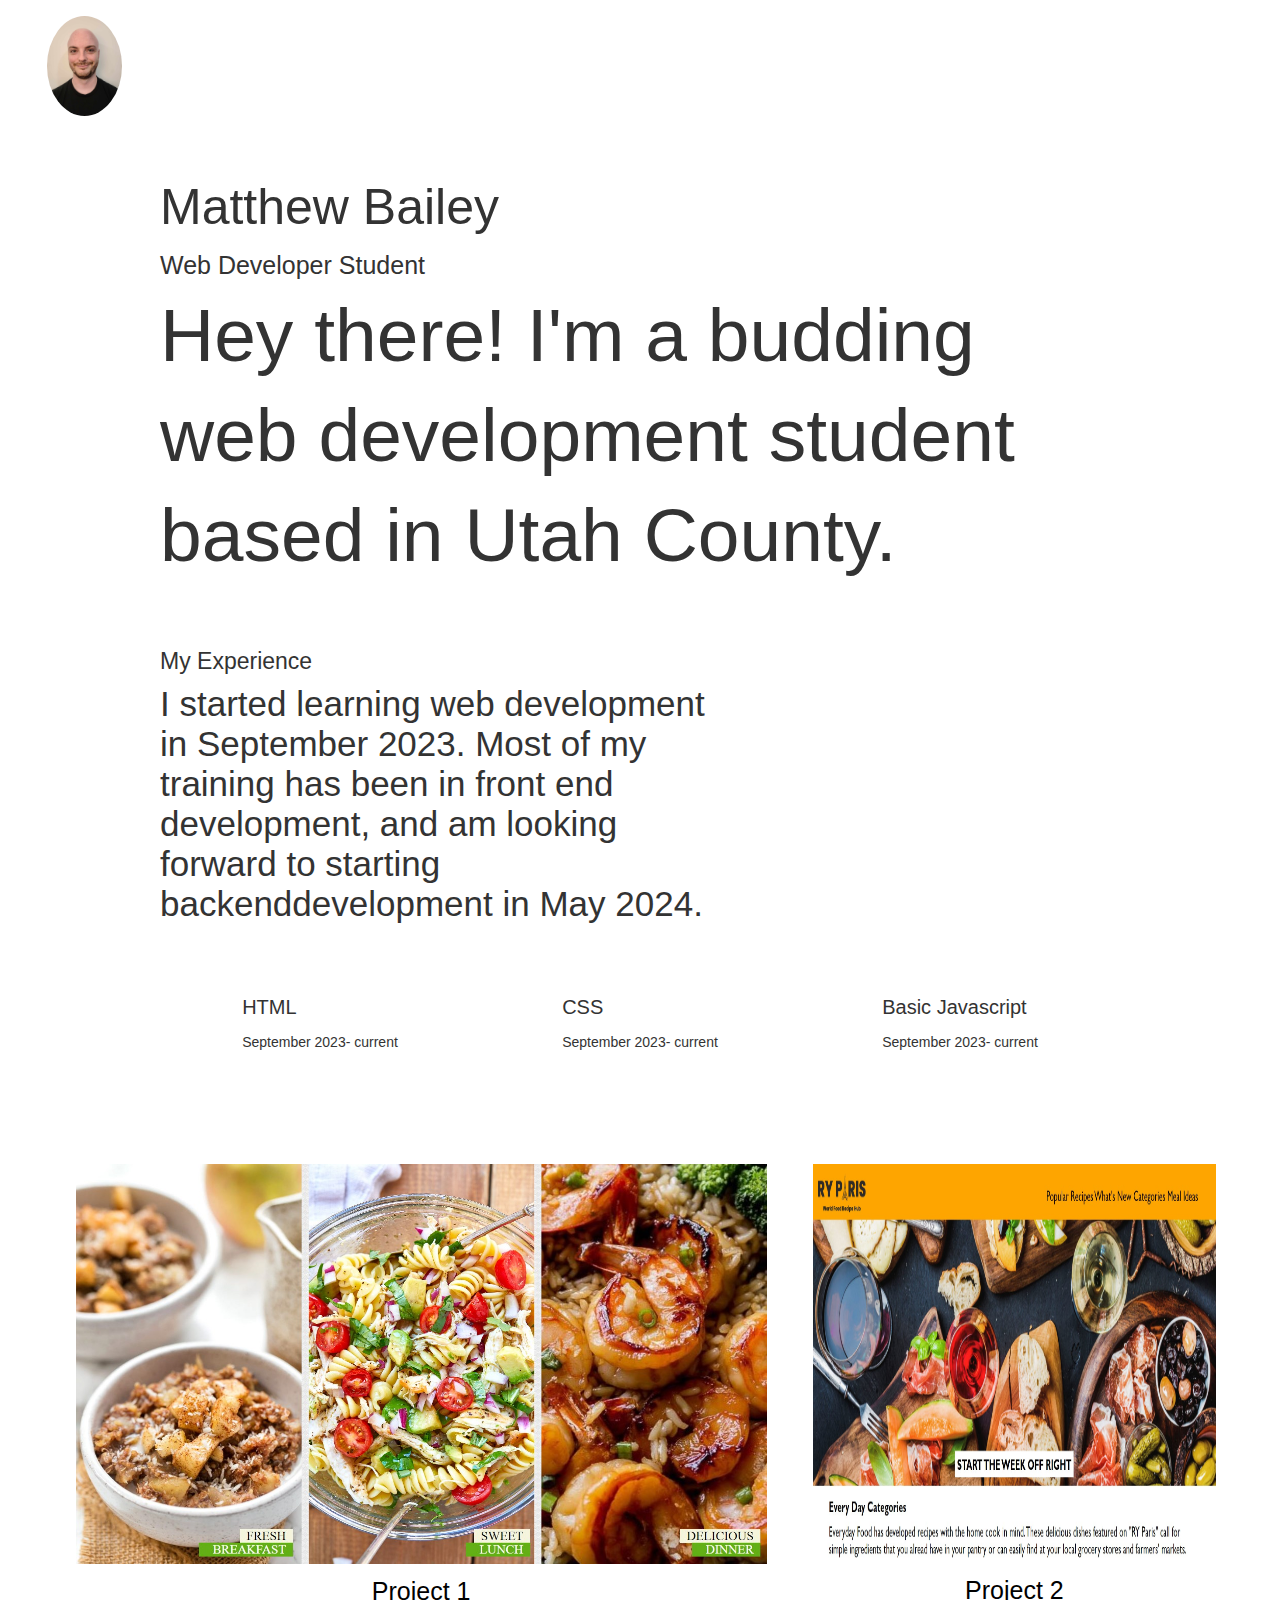
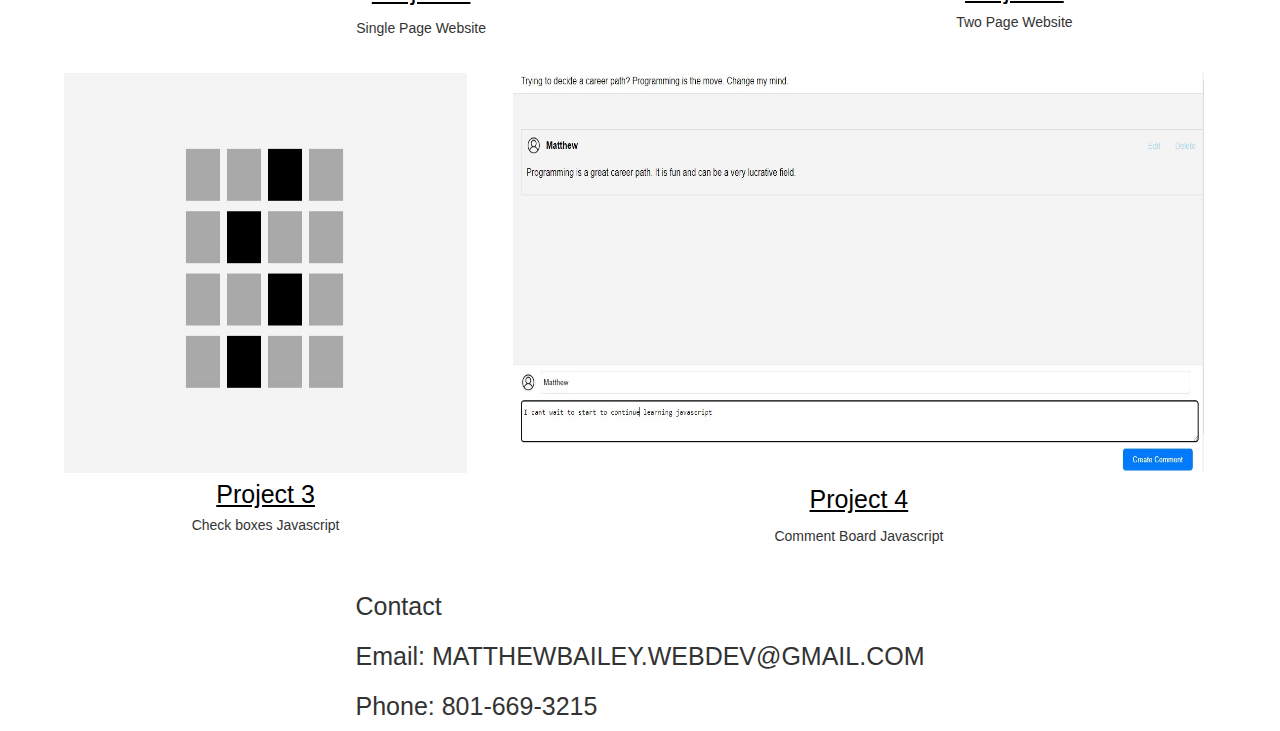
<file: index.html>
<!DOCTYPE html><!--  This site was created in Webflow. https://www.webflow.com  -->
<!--  Last Published: Thu Feb 01 2024 23:43:47 GMT+0000 (Coordinated Universal Time)  -->
<html data-wf-page="65bc15bede99f0fd482794bb" data-wf-site="65bc15bede99f0fd482794b7">
<head>
  <meta charset="utf-8">
  <title>Matthew&#x27;s Site</title>
  <meta content="width=device-width, initial-scale=1" name="viewport">
  <meta content="Webflow" name="generator">
  <link href="css/normalize.css" rel="stylesheet" type="text/css">
  <link href="css/webflow.css" rel="stylesheet" type="text/css">
  <link href="css/matthews-site-69c366.webflow.css" rel="stylesheet" type="text/css">
  <script type="text/javascript">!function(o,c){var n=c.documentElement,t=" w-mod-";n.className+=t+"js",("ontouchstart"in o||o.DocumentTouch&&c instanceof DocumentTouch)&&(n.className+=t+"touch")}(window,document);</script>
  <link href="images/favicon.ico" rel="shortcut icon" type="image/x-icon">
  <link href="images/webclip.png" rel="apple-touch-icon">
</head>
<body>
  <div class="w-layout-blockcontainer container w-container">
    <section class="section"><img src="images/headshot.jpg" loading="lazy" width="75" sizes="75px" alt="" srcset="images/headshot.jpg 500w, images/headshot.jpg 800w, images/headshot.jpg 1080w, images/headshot.jpg 1536w" class="image"></section>
    <section class="section-2">
      <div class="text-block-2">Matthew Bailey</div>
      <div class="text-block-3">Web Developer Student</div>
      <div class="text-block-4">Hey there! I&#x27;m a budding web development student based in Utah County.</div>
    </section>
    <section class="section-3">
      <div class="text-block-6">My Experience</div>
      <div class="text-block-5">​I started learning web development in September 2023. Most of my training has been in front end development, and am looking forward to starting backenddevelopment in May 2024.</div>
      <div class="div-block">
        <div class="languages">
          <h1 class="language">HTML</h1>
          <p class="duration">September 2023- current</p>
        </div>
        <div class="languages">
          <h1 class="language">CSS</h1>
          <p class="duration">September 2023- current</p>
        </div>
        <div class="languages">
          <h1 class="language">Basic Javascript</h1>
          <p class="duration">September 2023- current</p>
        </div>
      </div>
    </section>
    <section class="section-4">
      <div class="project-row">
        <div class="project-large"><img src="images/mihealth.jpg" loading="lazy" width="900" height="400" alt="" srcset="images/mihealth.jpg 500w, images/mihealth.jpg 800w, images/mihealth.jpg 1080w, images/mihealth.jpg 1354w" sizes="54vw">
          <div class="project-number"><a href="projects/mihealth webpage/MiHealthProject/index.html">Project 1</a></div>
          <div class="project-description">Single Page Website</div>
        </div>
        <div class="project-small"><img src="images/ryparis.jpg" loading="lazy" width="748" height="405" alt="" srcset="images/ryparis.jpg 500w, images/ryparis.jpg 800w, images/ryparis.jpg 1080w, images/ryparis.jpg 1600w, images/ryparis.jpg 1843w" sizes="31vw">
          <div class="project-number"><a href="projects/ryparis webpage/index.html">Project 2</a></div>
          <div class="project-description">Two Page Website</div>
        </div>
      </div>
      <div class="project-row">
        <div class="project-small"><img src="images/Checkboxes.jpg" loading="lazy" width="748" height="400" alt="" srcset="images/Checkboxes.jpg 500w, images/Checkboxes.jpg 589w" sizes="31vw">
          <div class="project-number"><a href="projects/checkboxes/index.html">Project 3</a></div>
          <div class="project-description">Check boxes Javascript</div>
        </div>
        <div class="project-large"><img src="images/Commentboard.jpg" loading="lazy" width="950" height="400" alt="" srcset="images/Commentboard.jpg 500w, images/Commentboard.jpg 800w, images/Commentboard.jpg 1080w, images/Commentboard.jpg 1399w" sizes="54vw">
          <div class="project-number"><a href="projects/comment board/">Project 4</a></div>
          <div class="project-description">Comment Board Javascript</div>
        </div>
      </div>
    </section>
    <section class="section-5">
      <div class="text-block-7">Contact<br>Email: MATTHEWBAILEY.WEBDEV@GMAIL.COM<br>Phone: 801-669-3215</div>
    </section>
  </div>
  <script src="https://d3e54v103j8qbb.cloudfront.net/js/jquery-3.5.1.min.dc5e7f18c8.js?site=65bc15bede99f0fd482794b7" type="text/javascript" integrity="sha256-9/aliU8dGd2tb6OSsuzixeV4y/faTqgFtohetphbbj0=" crossorigin="anonymous"></script>
  <script src="js/webflow.js" type="text/javascript"></script>
</body>
</html>
</file>
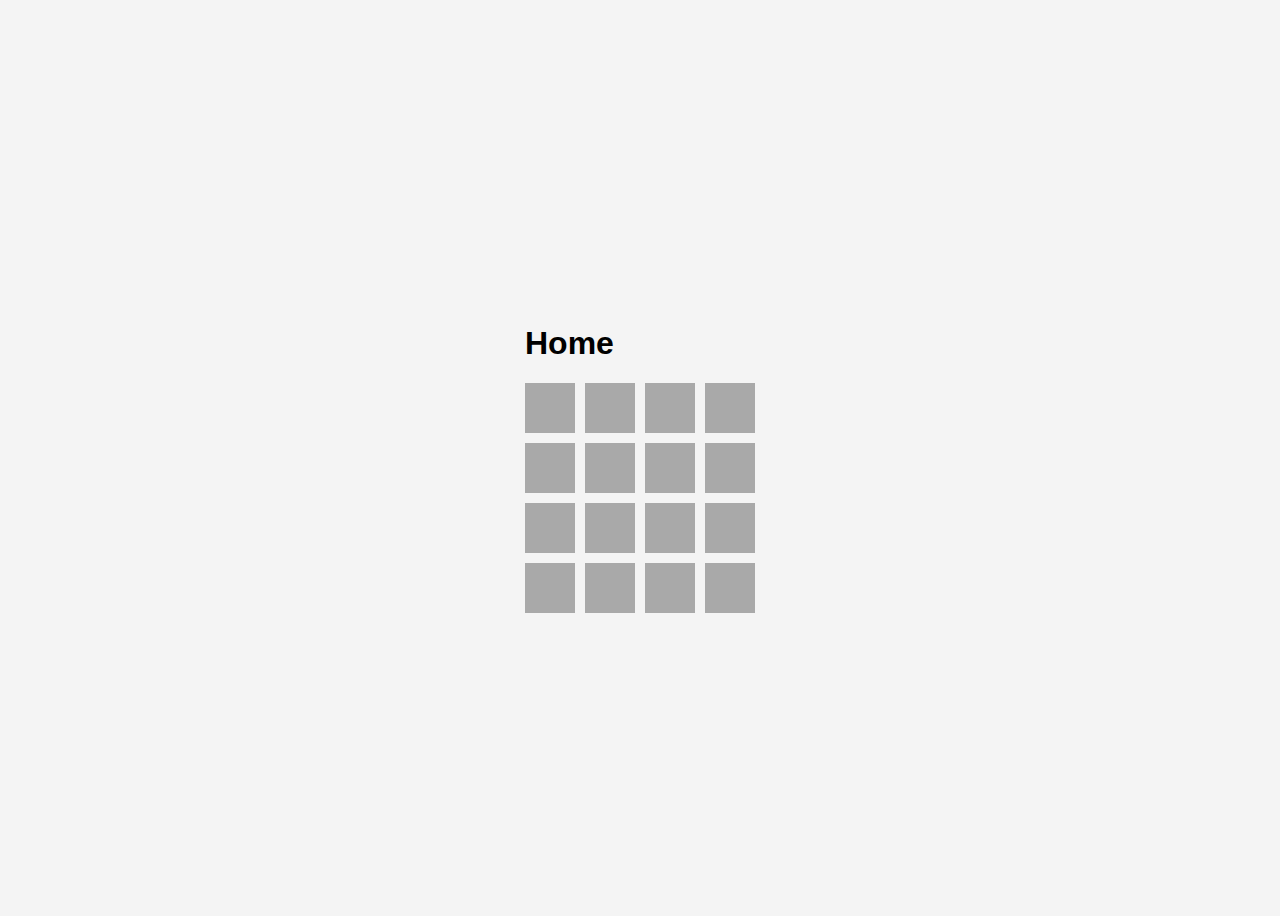
<file: projects/checkboxes/index.html>
<!DOCTYPE html>
<html lang="en">
<head>
    <meta charset="UTF-8">
    <meta name="viewport" content="width=device-width, initial-scale=1.0">
    <title>4x4 Grid Boxes</title>
    <link rel="stylesheet" href="styles.css">
</head>
<body>
    <div class="container">
        <h1><a href="/webdevportfolio/index.html">Home</a></h1>
        <div class="grid-container"></div>
    </div>
    <script src="https://code.jquery.com/jquery-3.6.0.min.js"></script>
    <script src="script.js"></script>
</body>
</html>
</file>
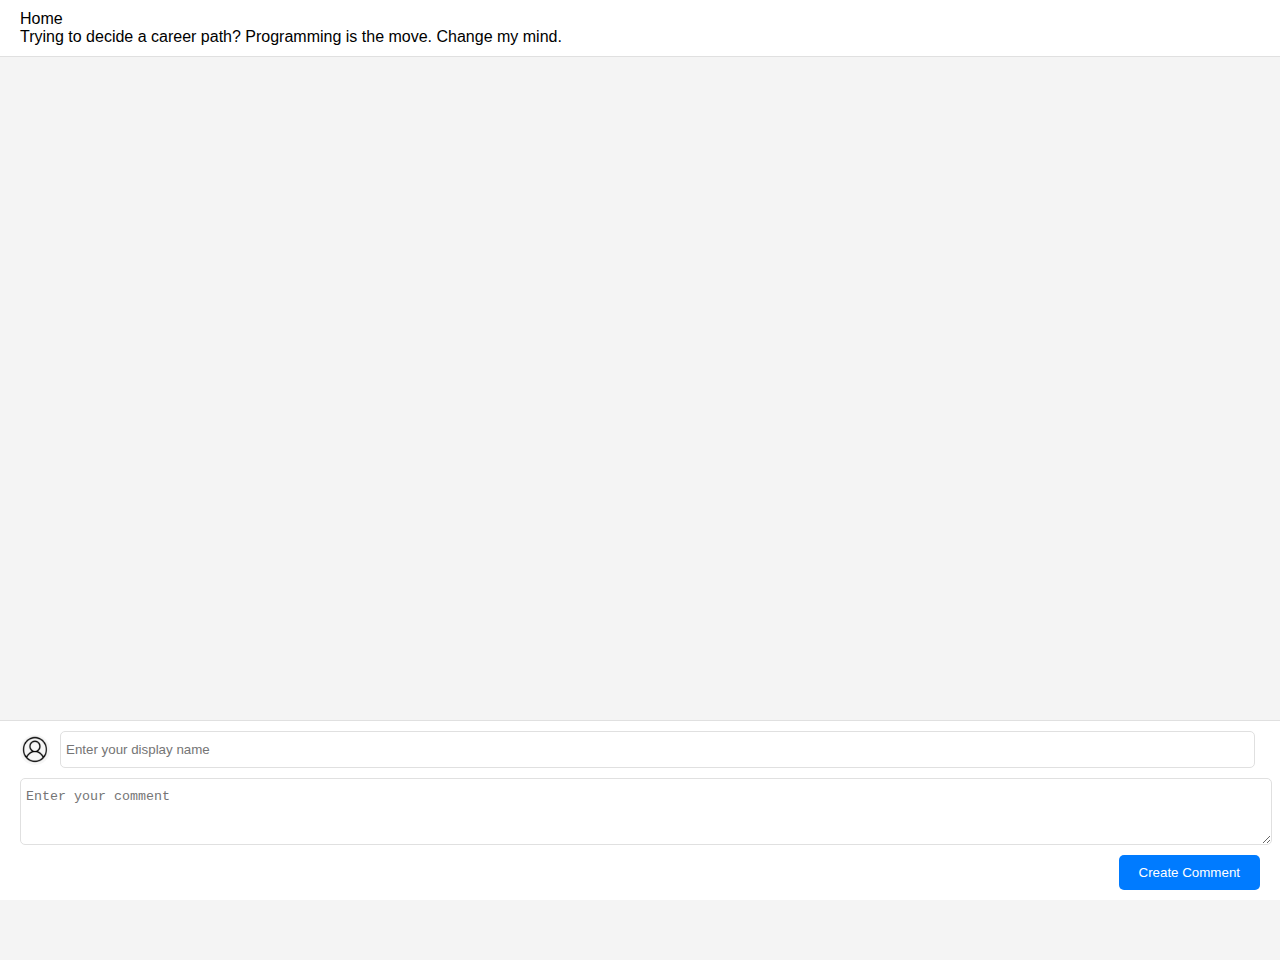
<file: projects/comment board/index.html>
<!DOCTYPE html>
<html lang="en">
<head>
    <meta charset="UTF-8">
    <meta name="viewport" content="width=device-width, initial-scale=1.0">
    <title>Comments Section</title>
    <script src="https://code.jquery.com/jquery-3.6.0.min.js"></script>
    <link rel="stylesheet" href="styles.css">
</head>
<body>
    <div class="fixed-top original-post">
        <p><a href="/index.html">Home</a></p>
        <p>Trying to decide a career path? Programming is the move. Change my mind.</p>
    </div>
    <div class="comments-section">
        <ul class="comments-list">
        </ul>
    </div>

    <div class="fixed-bottom create-comment">
        <div class="display-name-container">
            <img src="images/default-image-pic.PNG" alt="Profile Picture" class="profilePic">
            <input type="text" id="displayName" placeholder="Enter your display name">
        </div>
        <textarea rows="3" id="commentText" placeholder="Enter your comment"></textarea>        
        <button id="createComment">Create Comment</button>
    </div>
<div class="edit-comment-modal">
    <div class="modal-content">
        <span class="modal-close">&times;</span>
        <h2>Edit Comment</h2>
        <textarea id="editCommentText"></textarea>
        <button id="submitEdit">Submit</button>
    </div>
</div>

    <script src="script.js"></script>
</body>
</html>
</file>
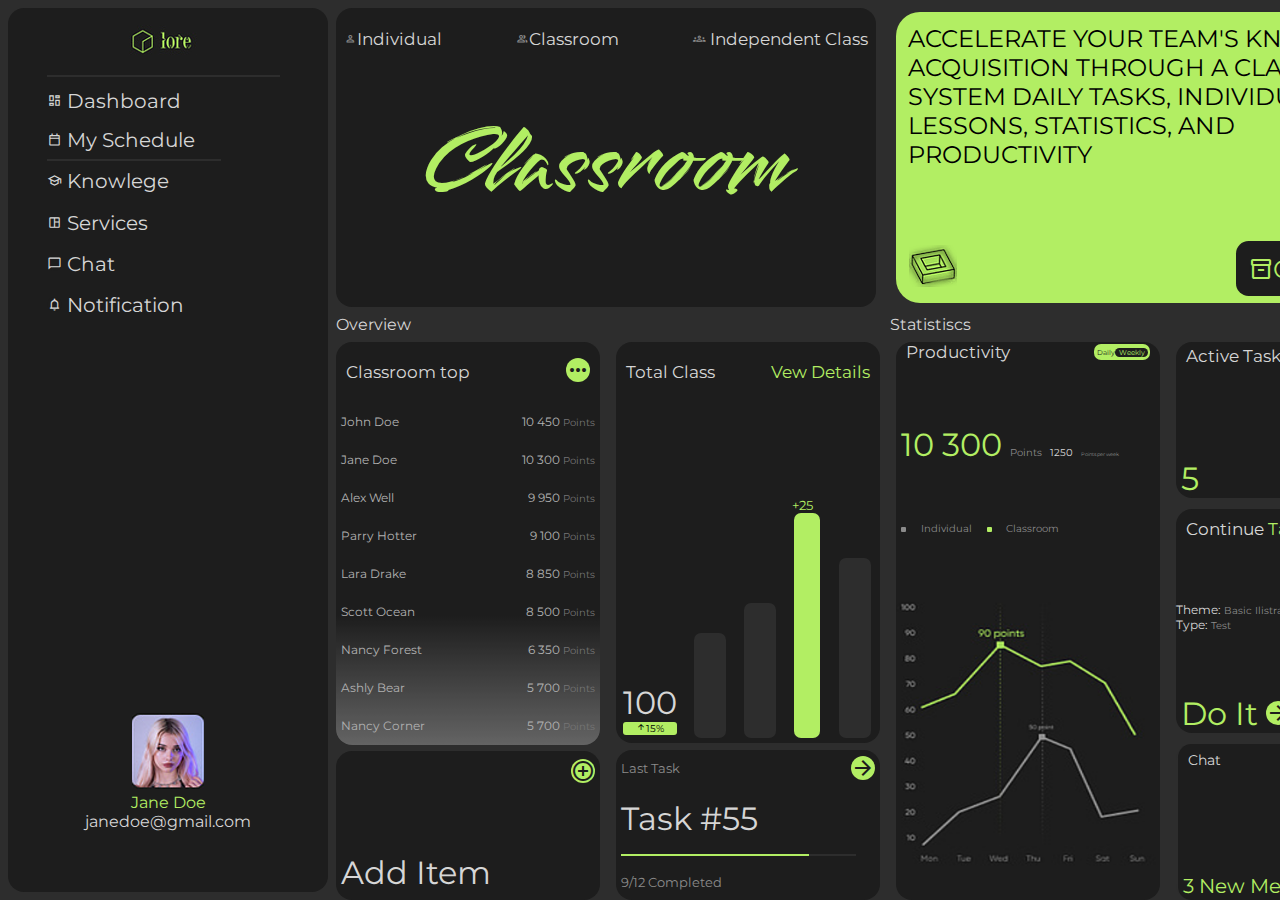
<file: projects/dashboard/index.html>
<!DOCTYPE html>
<html lang="en">
<head>
    <meta charset="UTF-8">
    <meta name="viewport" content="width=device-width, initial-scale=1.0">
    <title>Document</title>
    <link rel="stylesheet" href="style.css">
    <link rel="stylesheet" href="https://fonts.googleapis.com/css2?family=Material+Symbols+Outlined:opsz,wght,FILL,GRAD@24,400,0,0" />
    <link rel="stylesheet" href="https://fonts.googleapis.com/css2?family=Material+Symbols+Outlined:opsz,wght,FILL,GRAD@24,400,0,0" />
    <link rel="preconnect" href="https://fonts.googleapis.com">
<link rel="preconnect" href="https://fonts.gstatic.com" crossorigin>
<link href="https://fonts.googleapis.com/css2?family=Montserrat:ital,wght@0,100..900;1,100..900&display=swap" rel="stylesheet">
<link rel="preconnect" href="https://fonts.googleapis.com">
<link rel="preconnect" href="https://fonts.gstatic.com" crossorigin>
<link href="https://fonts.googleapis.com/css2?family=Montserrat:ital,wght@0,100..900;1,100..900&family=Smooch&display=swap" rel="stylesheet">
</head>
<body>
    <div class="flexcontainer">
        <div class="container1">
            <div class="c1head">

            <div class="logo dashcenter"><img src="images/logo.PNG" alt=""></div>
            <div class="dashboard">
                <div class="dash1">
                    <div><span class="material-symbols-outlined dashicon">
                        dashboard
                        </span> Dashboard</div>
                    <div><span class="material-symbols-outlined dashicon">
                        calendar_today
                        </span> My Schedule</div>
                </div>
                <div class="dash2">
                    <div><span class="material-symbols-outlined dashicon">
                        school
                        </span> Knowlege</div>
                    <div><span class="material-symbols-outlined dashicon">
                        space_dashboard
                        </span> Services</div>
                    <div><span class="material-symbols-outlined dashicon">
                        chat_bubble
                        </span> Chat</div>
                    <div><span class="material-symbols-outlined dashicon">
                        notifications
                        </span> Notification</div>
                </div>
            </div>       
            </div>
            <div class="profile dashcenter">
                <div><img src="images/profile.PNG" alt=""></div>
                <div class="green">Jane Doe</div>
                <div>janedoe@gmail.com</div>
            </div>
        </div>
        <div class="container2">
            <div class="cards">
                <div class="blackcard">
                    <div class="blackheader">
                        <div><span class="material-symbols-outlined group">
                            person
                            </span>Individual</div>
                        <div><span class="material-symbols-outlined group">
                            group
                            </span>Classroom</div>
                        <div><span class="material-symbols-outlined group">
                            groups
                            </span> Independent Class</div>
                    </div>
                    <div class="center">Classroom</div>
                </div>
                <div class="greencard">
                    <div class="gcardtext">
                        ACCELERATE YOUR TEAM'S KNOWLEGE ACQUISITION THROUGH A CLASSROOM SYSTEM DAILY TASKS, INDIVIDUAL LESSONS, STATISTICS, AND PRODUCTIVITY
                    </div>
                    <div class="gcardbot">
                        <div class="boximg">
                            <img src="images/square_inPixio.png" alt="">
                        </div>
                        <div class="order">
                            <span class="material-symbols-outlined inventory">
                                inventory_2
                                </span>
                            <span>Order Now</span>
                        </div>
                    </div>

                </div>
            </div>    
            <div class="overview">
                <div class="ot1">Overview</div>
                <div class="ot1"> Statistiscs</div>
            </div>
            <div class="statistics">
                    <div class="stat">
                        <div class="split2">
                            <div class="top">
                                <div class="statheader">
                                    <span>Classroom top</span><span><span class="material-symbols-outlined">
                                        more_horiz
                                        </span></span>
                                </div>
                                <div class="studentnames gradiant">
                                    <div class="name">
                                        <span>John Doe</span><span class="right">10 450 <span class="gray">Points</span></span>
                                    </div>
                                    <div class="name">
                                        <span>Jane Doe</span><span class="right">10 300 <span class="gray">Points</span></span>
                                    </div>
                                    <div class="name">
                                        <span>Alex Well</span><span class="right">9 950 <span class="gray">Points</span></span>
                                    </div>
                                    <div class="name">
                                        <span>Parry Hotter</span><span class="right">9 100 <span class="gray">Points</span></span>
                                    </div>
                                    <div class="name">
                                        <span>Lara Drake</span><span class="right">8 850 <span class="gray">Points</span></span>
                                    </div>
                                    <div class="name">
                                        <span>Scott Ocean</span><span class="right">8 500 <span class="gray">Points</span></span>
                                    </div>
                                    <div class="name">
                                        <span>Nancy Forest</span><span class="right">6 350 <span class="gray">Points</span></span>
                                    </div>
                                    <div class="name">
                                        <span>Ashly Bear</span><span class="right">5 700 <span class="gray">Points</span></span>
                                    </div>
                                    <div class="name">
                                        <span>Nancy Corner</span><span class="right">5 700 <span class="gray">Points</span></span>
                                    </div>
                            </div>
                            </div>
                            <div class="bottom">
                                    <div class="button">
                                        <span class="material-symbols-outlined">
                                            add_circle
                                            </span>
                                    </div>
                                    <div class="btext">
                                        Add Item
                                    </div>
                                </div>      
                        </div>
                    </div>
                    <div class="stat">
                        <div class="split2">
                            <div class="top">
                                <div class="statheader">
                                    <span>Total Class</span><span class="green"> Vew Details</span>
                                </div>
                                <div class="bars">
                                    <div class="bar1">100
                                        <div class="percent"><span class="material-symbols-outlined percent">
                                            arrow_upward
                                            </span>15%</div>
                                    </div>
                                    <span class="bar2"></span>
                                    <span class="bar3"></span>
                                    <div class="plus green">  
                                        +25
                                        <div class="bar4 green"></div>
                                    </div>    
                                    <span class="bar5"></span>                                    
                                </div>
                            </div>
                            </div>
                            <div class="bottom">
                                    <div class="task">
                                        <span>Last Task</span> <span class="material-symbols-outlined">
                                            arrow_forward
                                            </span>
                                    </div>
                                    <div class="btext">
                                        Task #55
                                    </div>
                                    <div class="taskbar">
                                        <div class="greentaskbar"></div>
                                    </div>
                                    <div class="task">
                                        9/12 Completed
                                    </div>
                            </div>        
                        </div>            
                    <div class="stat">
                        <div class="split1">
                            <div class="statheader product">
                                <span class="product">Productivity</span>
                                <div class="capsule"> 
                                    <span class="greencapsule">Daily</span>
                                    <span class="blackcapsule"> Weekly</span>
                                </div>
                            </div>
                            <div class="green btext"> 10 300 <span class="gray"> Points</span> <span class="weekpoints">1250</span> <span class="weektext"> Points per week</span>
                            </div>

                                <div class="box">
                                    <div class="graybox"></div> 
                                    <span class="gray">Individual</span>
                                    <div class="greenbox"></div> 
                                    <span class="gray">Classroom</span> 
                                </div>
                            <div class="graph"><img src="images/small graph.png" alt="graph"></div>
                        </div>    
                        </div>        
                    <div class="stat">
                        <div class="stat3 topbox">
                            <div class="statheader stat3header">
                                <span>Active Tasks</span>
                                <div class="button">
                                    <span class="material-symbols-outlined">
                                        add_circle
                                        </span>
                                </div>
                            </div>
                            <div class="btext green">
                               5
                            </div>
                        </div>
                        <div class="stat3 midbox">
                            <div class="statheader stat3header">
                                <span>Continue <span class="green">Task #55</span></span>
                                <div class="material-symbols-outlined">
                                    arrow_forward
                                    </div>
                            </div>
                            <div class="smalltext">Theme: <span class="gray"> Basic Ilistration</span>
                            <div>Type: <span class="gray"> Test</span></div>
                            </div>
                            <div class="btext green">
                               Do It <span class="material-symbols-outlined">
                                arrow_forward
                                </span>
                            </div>
                        </div>
                        <div class="stat3 botbox">
                            <div class="botboxmain">
                                <div class="statheader stat3header">
                                    <span>Chat</span>
                                    <div class="button">
                                        <span class="material-symbols-outlined">
                                            chat
                                            </span>
                                    </div>
                                </div>
                                <div class="btext green">
                                    <span class="smalltext">3 New Messages</span>
                                 </div>
                            </div>
                            <div class="botboxsmall">
                                <div class="smalltop">
                                    <span class="material-symbols-outlined calender">
                                    calendar_today
                                    </span>
                                    <div>11.01.2024</div>
                                </div>
                                <div class="smallbot">
                                    <span class="material-symbols-outlined clock">
                                        schedule
                                        </span>
                                        <div>12.56.30</div>
                                </div>
                            </div>
                        </div>
                    </div>
                </div>    
            </div> 
        </div>
    </div>      
</body>
</html>
</file>
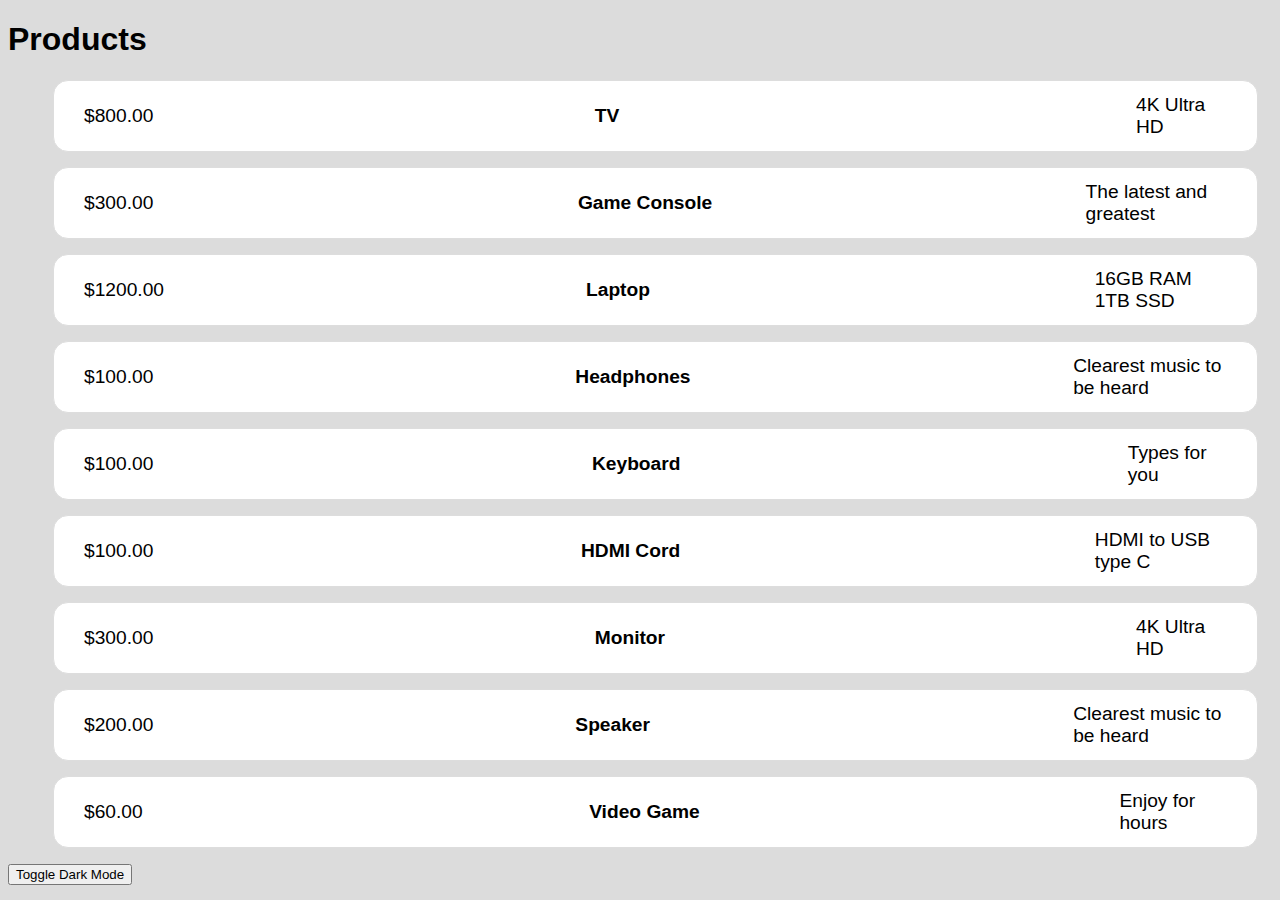
<file: projects/product with darkmode/index.html>
<!DOCTYPE html>
<html lang="en">
<head>
    <meta charset="UTF-8">
    <meta name="viewport" content="width=device-width, initial-scale=1.0">
    <title>Product Page</title>
    <link rel="stylesheet" href="styles.css">
    
</head>
<body>
    <header>
        <h1>Products</h1>
        
    </header>
    <main>
        <ul id="productList">
        </ul>
        <button id="toggleDarkMode">Toggle Dark Mode</button>
    </main>
    <script src="https://code.jquery.com/jquery-3.6.0.min.js"></script>
    <script src="scripts.js"></script>
</body>
</html>
</file>
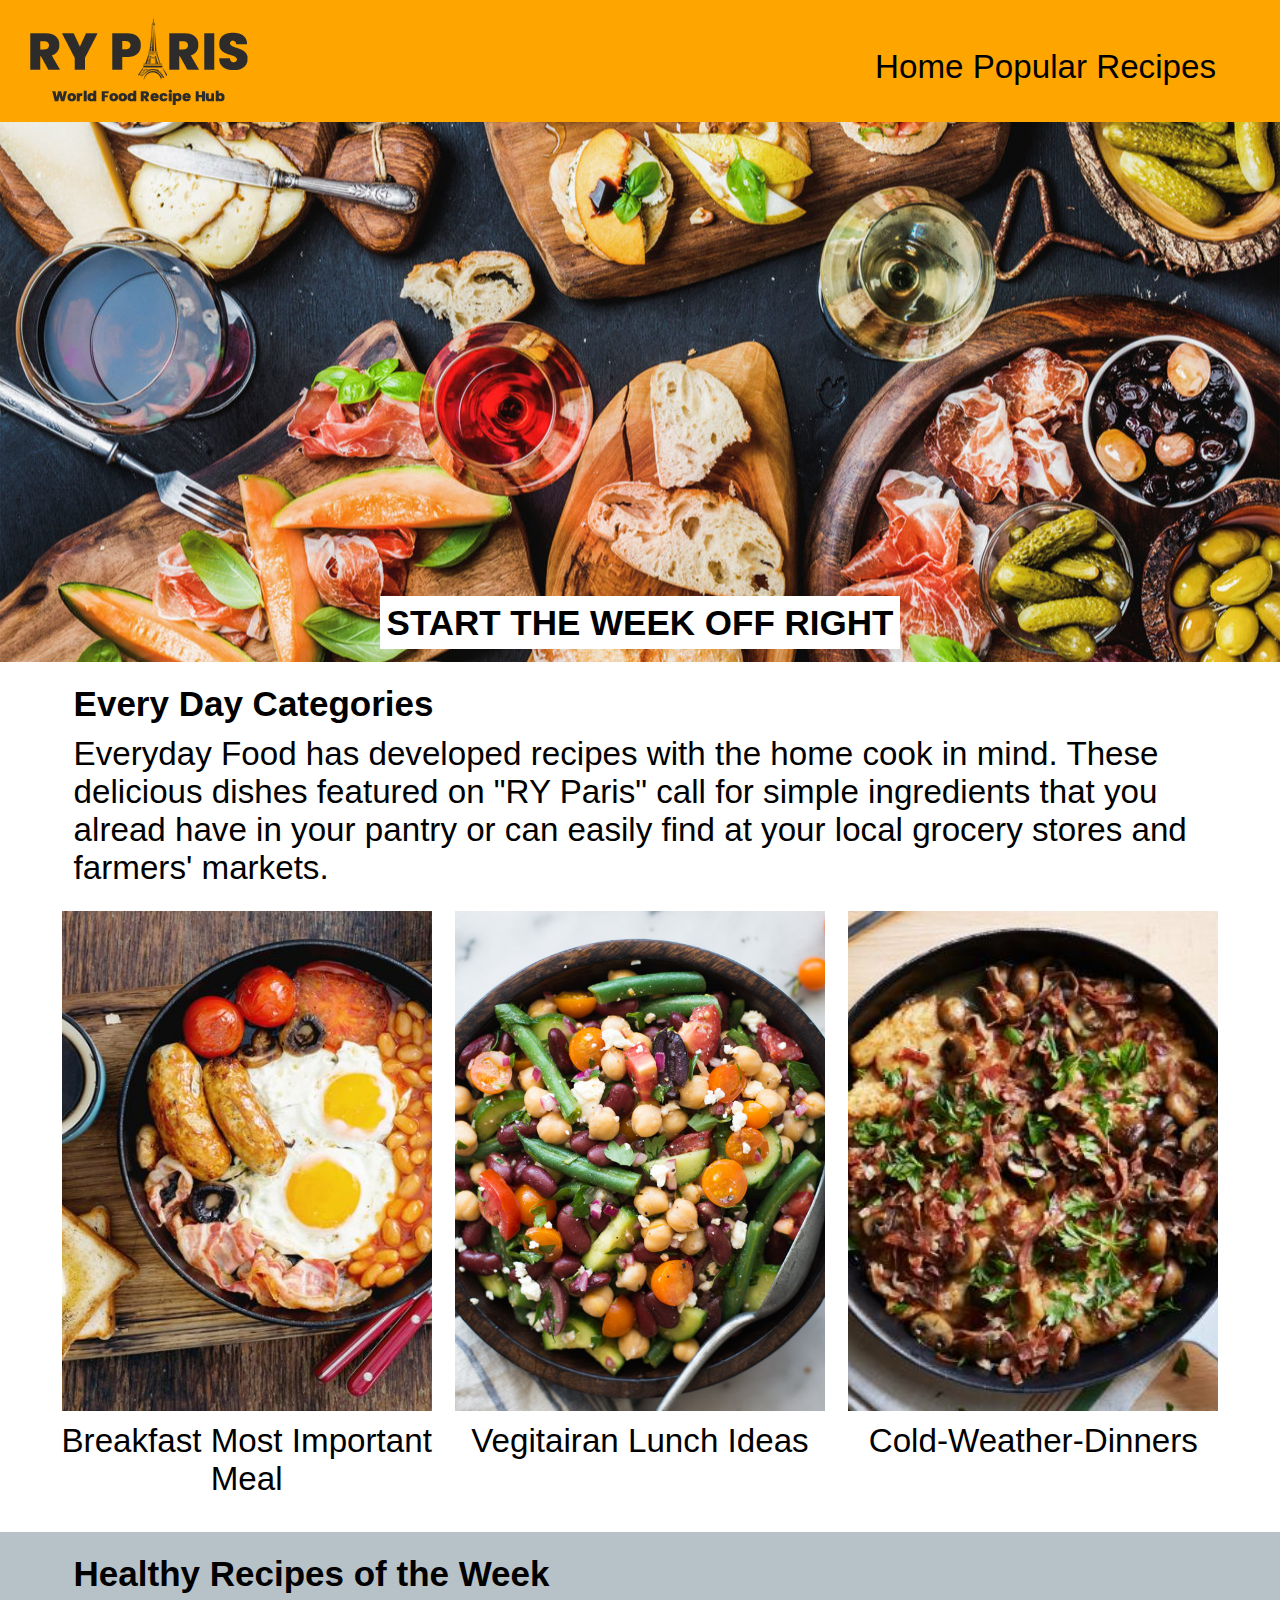
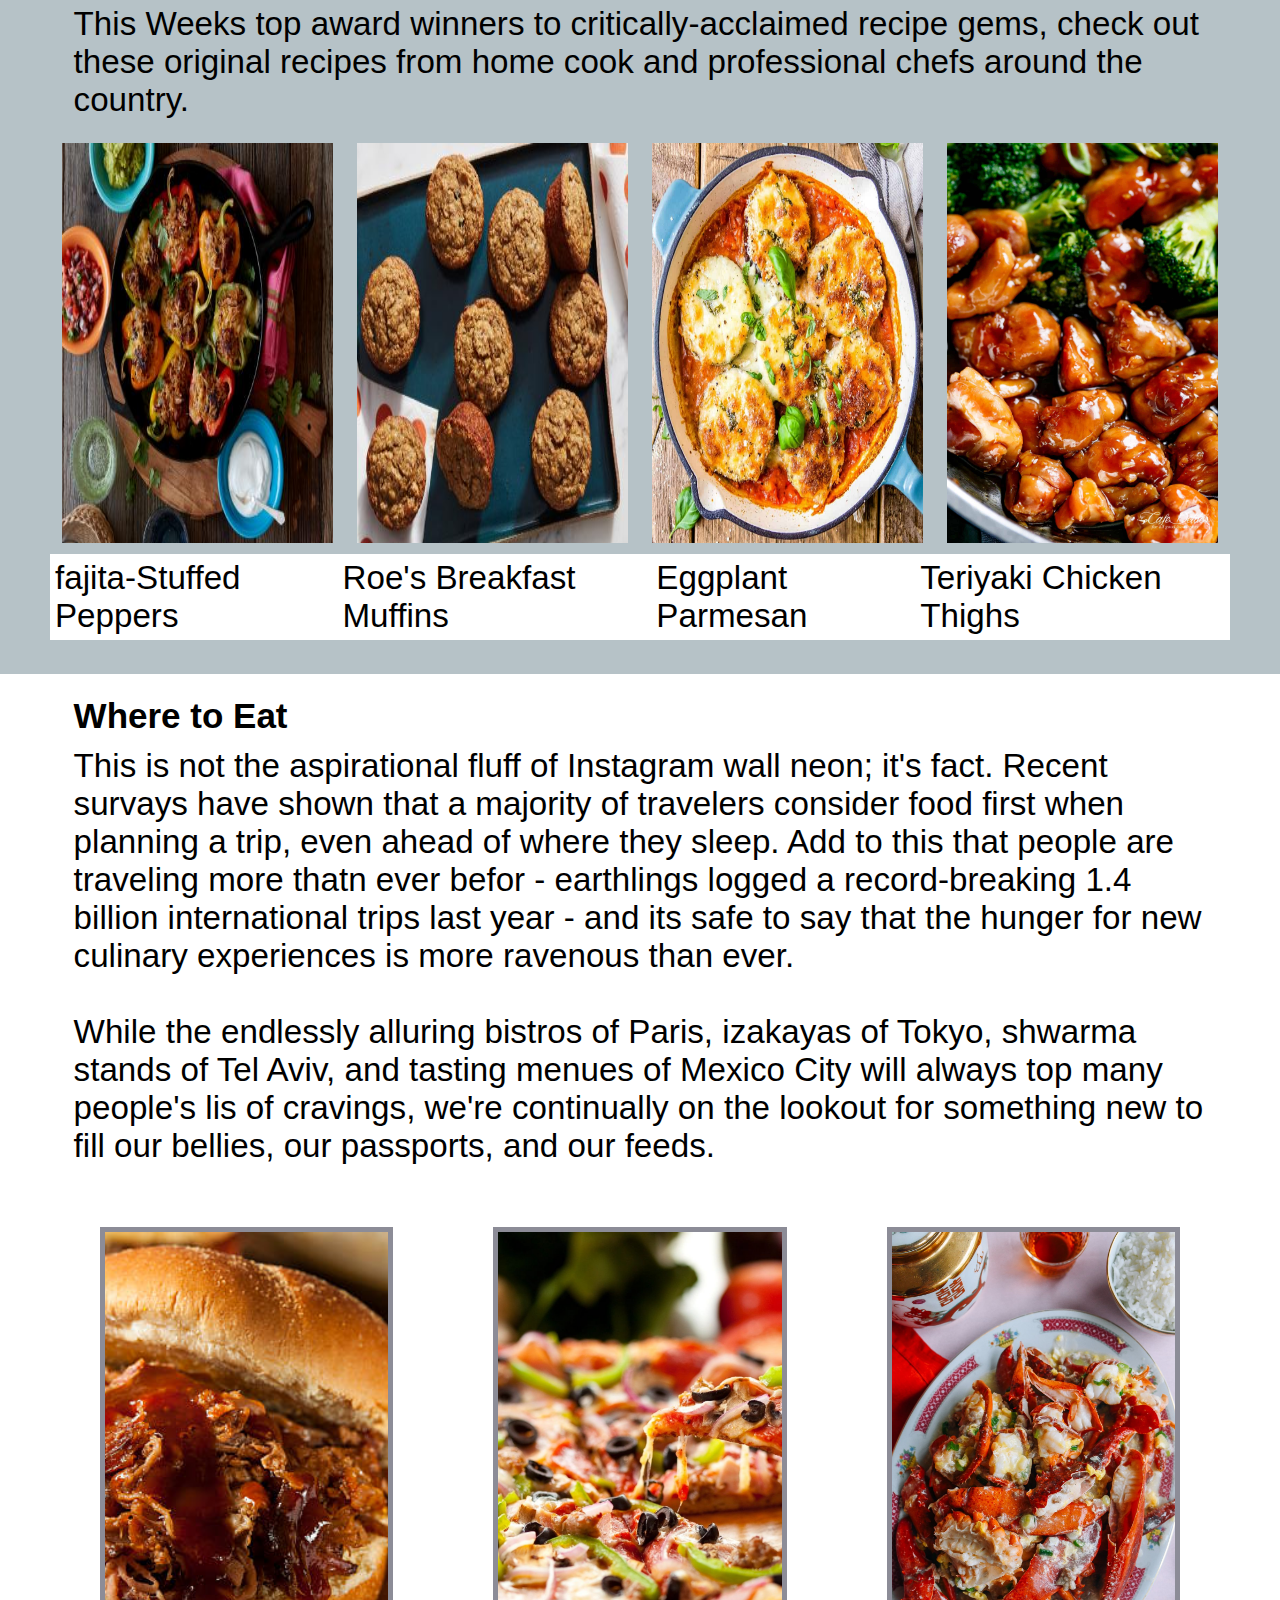
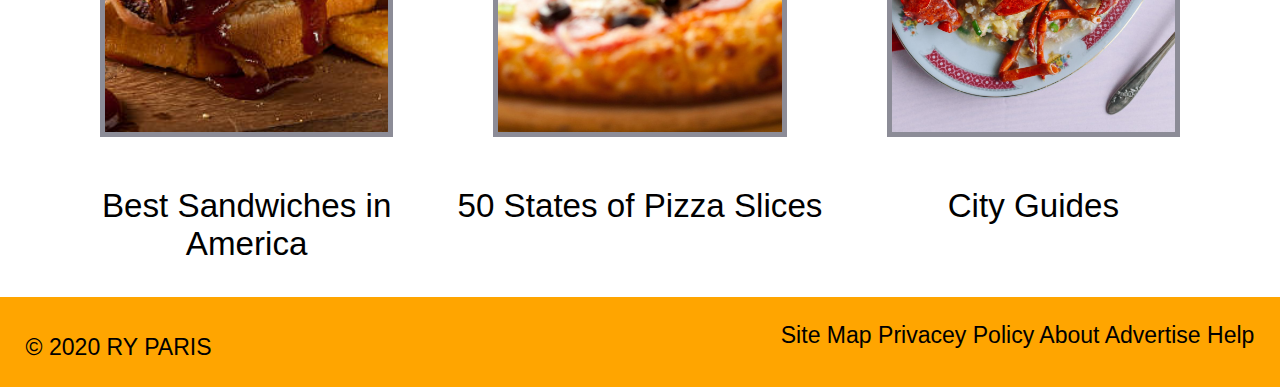
<file: projects/ryparis webpage/index.html>
<!DOCTYPE html>
<html lang="en">
<head>
    <meta charset="UTF-8">
    <meta name="viewport" content="width=device-width, initial-scale=1.0">
    <title>Document</title>
    <link rel="stylesheet" href="css/style.css">
</head>
<body>
    <div class="container1">
        <div class="header">
            <div class="logo">
                <a href="index.html"><img src="images/ryparis-logo.png" alt="ryparis logo"></a>
            </div>
            <div class="right"><a href="/index.html">Home</a> <a href="recipes.html">Popular Recipes</a></div>
        </div>
        <div class="c1Image">
             <h1 class="center">START THE WEEK OFF RIGHT</h1>   
        </div>
    </div>
    <div class="container2">
        <div class="c2header">
            <h2>Every Day Categories</h2>
            <p>Everyday Food has developed recipes with the home cook in mind. These delicious dishes featured on "RY Paris" call for simple ingredients that you alread have in your pantry or can easily find at your local grocery stores and farmers' markets.</p>
        </div>
        <div class="c2images">
            <div class="c2i">
                <img src="images/breakfast-ideas.jpg" alt="breakfast meal">
            </div>
            <div class="c2i">
                <img src="images/vegetarian-ideas.jpg" alt="vegitarian salad">
            </div>
            <div class="c2i">
                <img src="images/cold-weather-dinners.jpeg" alt="roast and potatos">
            </div>
        </div>
        <div class="c2text">
            <div class="c2t">Breakfast Most Important Meal</div>
            <div class="c2t">Vegitairan Lunch Ideas</div>
            <div class="c2t">Cold-Weather-Dinners</div>
        </div>
    </div>
    <div class="container3">
        <div class="c3header">
            <h2>Healthy Recipes of the Week</h2>
            <p>This Weeks top award winners to critically-acclaimed recipe gems, check out these original recipes from home cook and professional chefs around the country.</p>
        </div>
        <div class="c3images">
            <img class="c3i" src="images/fajita-peppers.jpeg" alt="fajitas stuffed peppers">
            <img class="c3i" src="images/muffins.jpeg" alt="Muffins">
            <img class="c3i" src="images/eggplant-parmesan.jpg" alt="eggplant parmesan">
            <img class="c3i" src="images/Easy-Teriyaki-Chicken-IMAGE-30.jpg" alt="Teriyaki Chicken">
    </div>
    <div class="c3text">
        <div class="c3t">fajita-Stuffed Peppers</div>
        <div class="c3t">Roe's Breakfast Muffins</div>
        <div class="c3t">Eggplant Parmesan</div>
        <div class="c3t">Teriyaki Chicken Thighs</div>
    </div>
    </div>
    <div class="container4">
        <div class="c4header">
            <h2>Where to Eat</h2>
            <p>This is not the aspirational fluff of Instagram wall neon; it's fact. Recent survays have shown that a majority of travelers consider food first when planning a trip, even ahead of where they sleep. Add to this that people are traveling more thatn ever befor - earthlings logged a record-breaking 1.4 billion international trips last year - and its safe to say that the hunger for new culinary experiences is more ravenous than ever.<br><br> While the endlessly alluring bistros of Paris, izakayas of Tokyo, shwarma stands of Tel Aviv, and tasting menues of Mexico City will always top many people's lis of cravings, we're continually on the lookout for something new to fill our bellies, our passports, and our feeds.</p>
        </div>
        <div class="c4image">
        <div class="c4ibg">
            <img class="c4i" src="images/bbq-sandwich.jpg" alt="barbequ sandwich">
        </div>
        <div class="c4ibg">
            <img class="c4i" src="images/pizza.jpeg" alt="pizza">
        </div>
        <div class="c4ibg">
            <img class="c4i" src="images/lobster-wok.jpg" alt="lobster seafood dish">
        </div>
        </div>
        <div class="c4text">
            <div class="c4t">Best Sandwiches in America</div>
            <div class="c4t">50 States of Pizza Slices</div>
            <div class="c4t">City Guides</div>
        </div>
    </div>
    <div class="footer">
        <span class="copyright">© 2020 RY PARIS</span>
        <span class="">Site Map Privacey Policy About Advertise Help</span>
    </div>
</body>
</html>
</file>
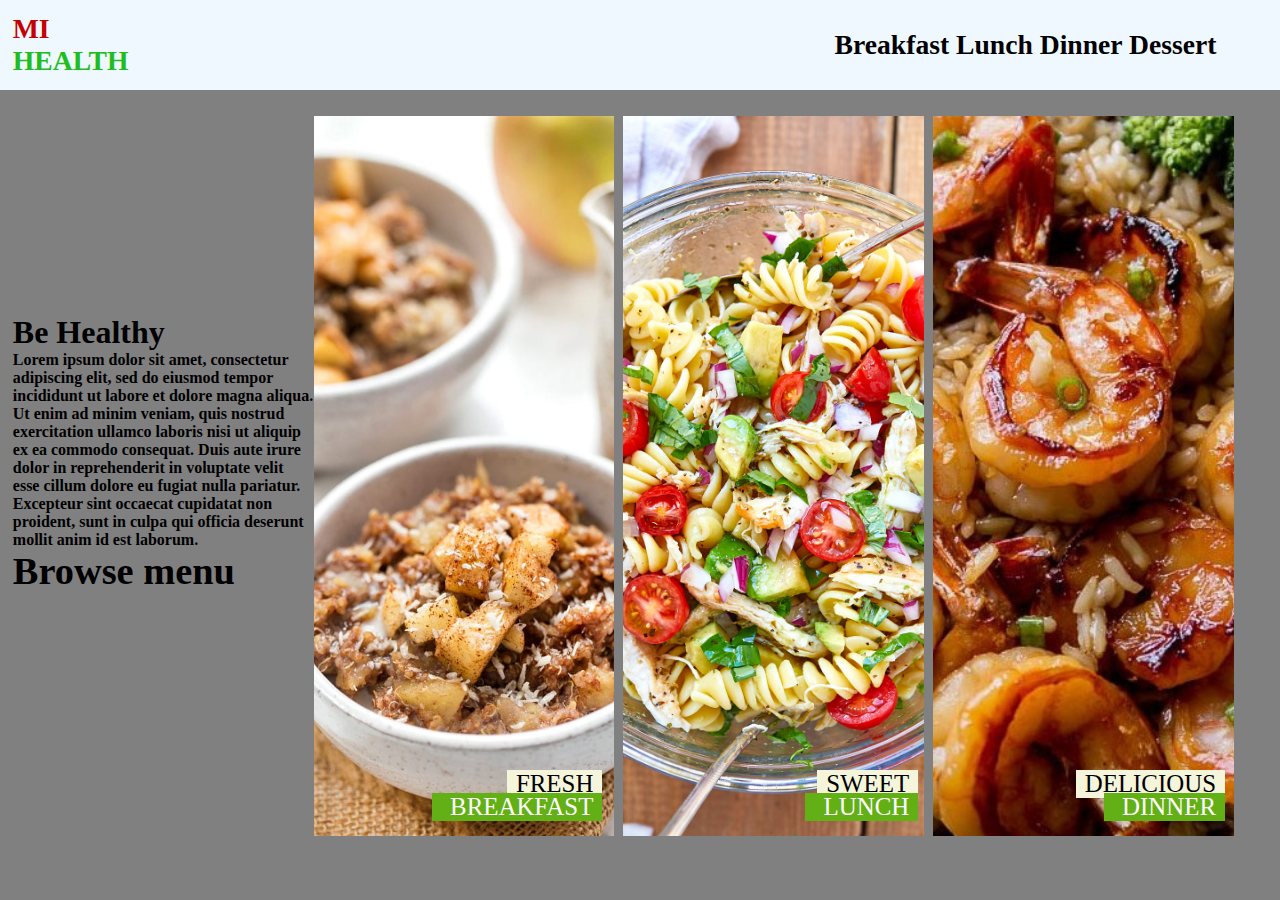
<file: projects/mihealth webpage/MiHealthProject/index.html>
<!DOCTYPE html>
<html lang="en">
<head>
    <meta charset="UTF-8">
    <meta name="viewport" content="width=device-width, initial-scale=1.0">
    <title>Document</title>
    <link href="style.css" rel="stylesheet">
</head>
<body>
    <h1 class="logo">
        <a href="/index.html"><span class="red">MI</span><span class="green">HEALTH</span></a>
            <div class="link">Breakfast Lunch Dinner Dessert</div>
    </h1>
    <div class="container">
        <h3 class="text">Be Healthy
            <p>Lorem ipsum dolor sit amet, consectetur adipiscing elit, sed do eiusmod tempor incididunt ut labore et dolore magna aliqua.
           Ut enim ad minim veniam, quis nostrud exercitation ullamco laboris nisi ut aliquip ex ea commodo consequat.
           Duis aute irure dolor in reprehenderit in voluptate velit esse cillum dolore eu fugiat nulla pariatur.
           Excepteur sint occaecat cupidatat non proident, sunt in culpa qui officia deserunt mollit anim id est laborum.
            </p>
             <div>Browse menu
            </div>  
        </h3>
        <div id="images">
            <div class="apple">
                <img class="image" src="images/apple-breakfast-quinoa-7.jpg" >
                <div class="fresh">FRESH</div>
                <div class="breakfast">BREAKFAST</div>
            </div>
            <div class="pasta">
                <img class="image" src="images/pasta-salad-recipe-for-lunch.jpg">
                <div class="sweet">SWEET</div>
                <div class="lunch">LUNCH</div>
            </div>
            <div class="shrimp">
                <img id="shrimp" class="image" src="images/shrimp.jpg">
                <div class="delicious">DELICIOUS</div>
                <div class="dinner">DINNER</div>
            </div>    
        </div>
    </div>        
</body>
</html>
</file>
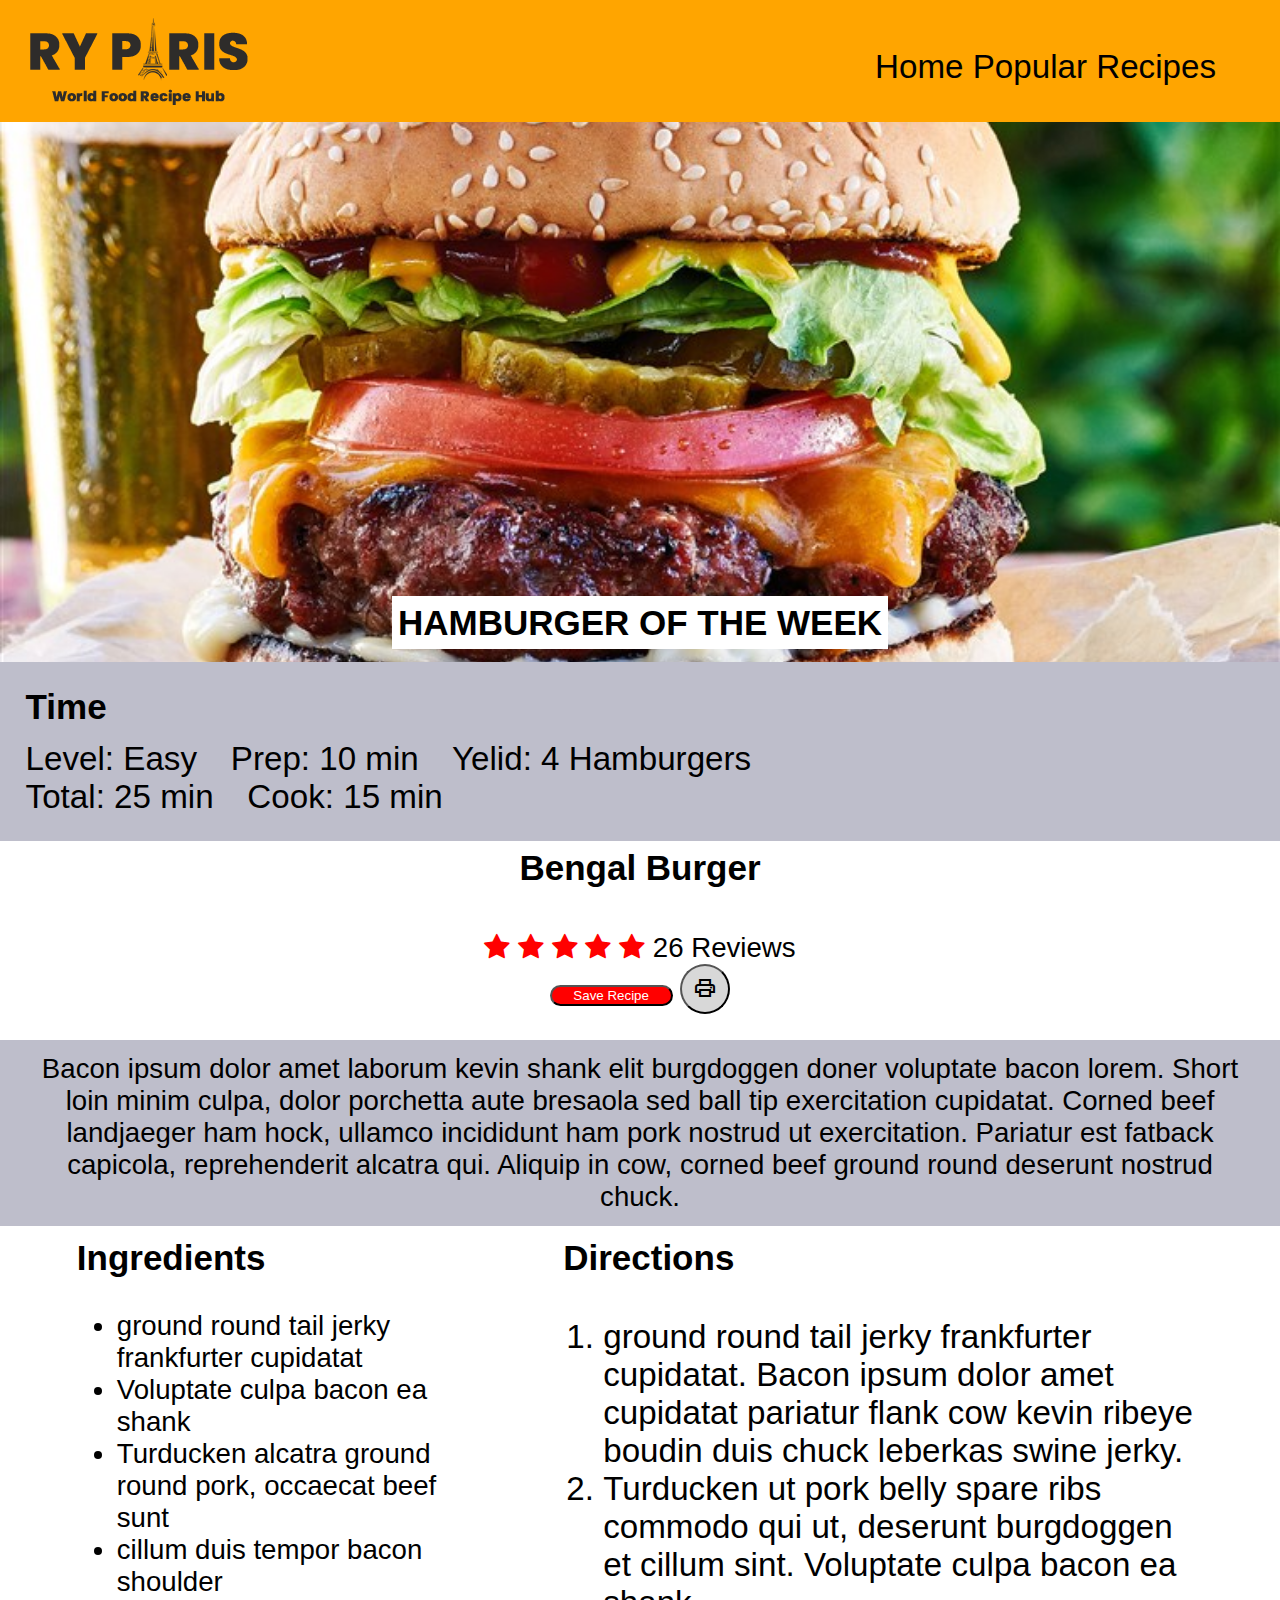
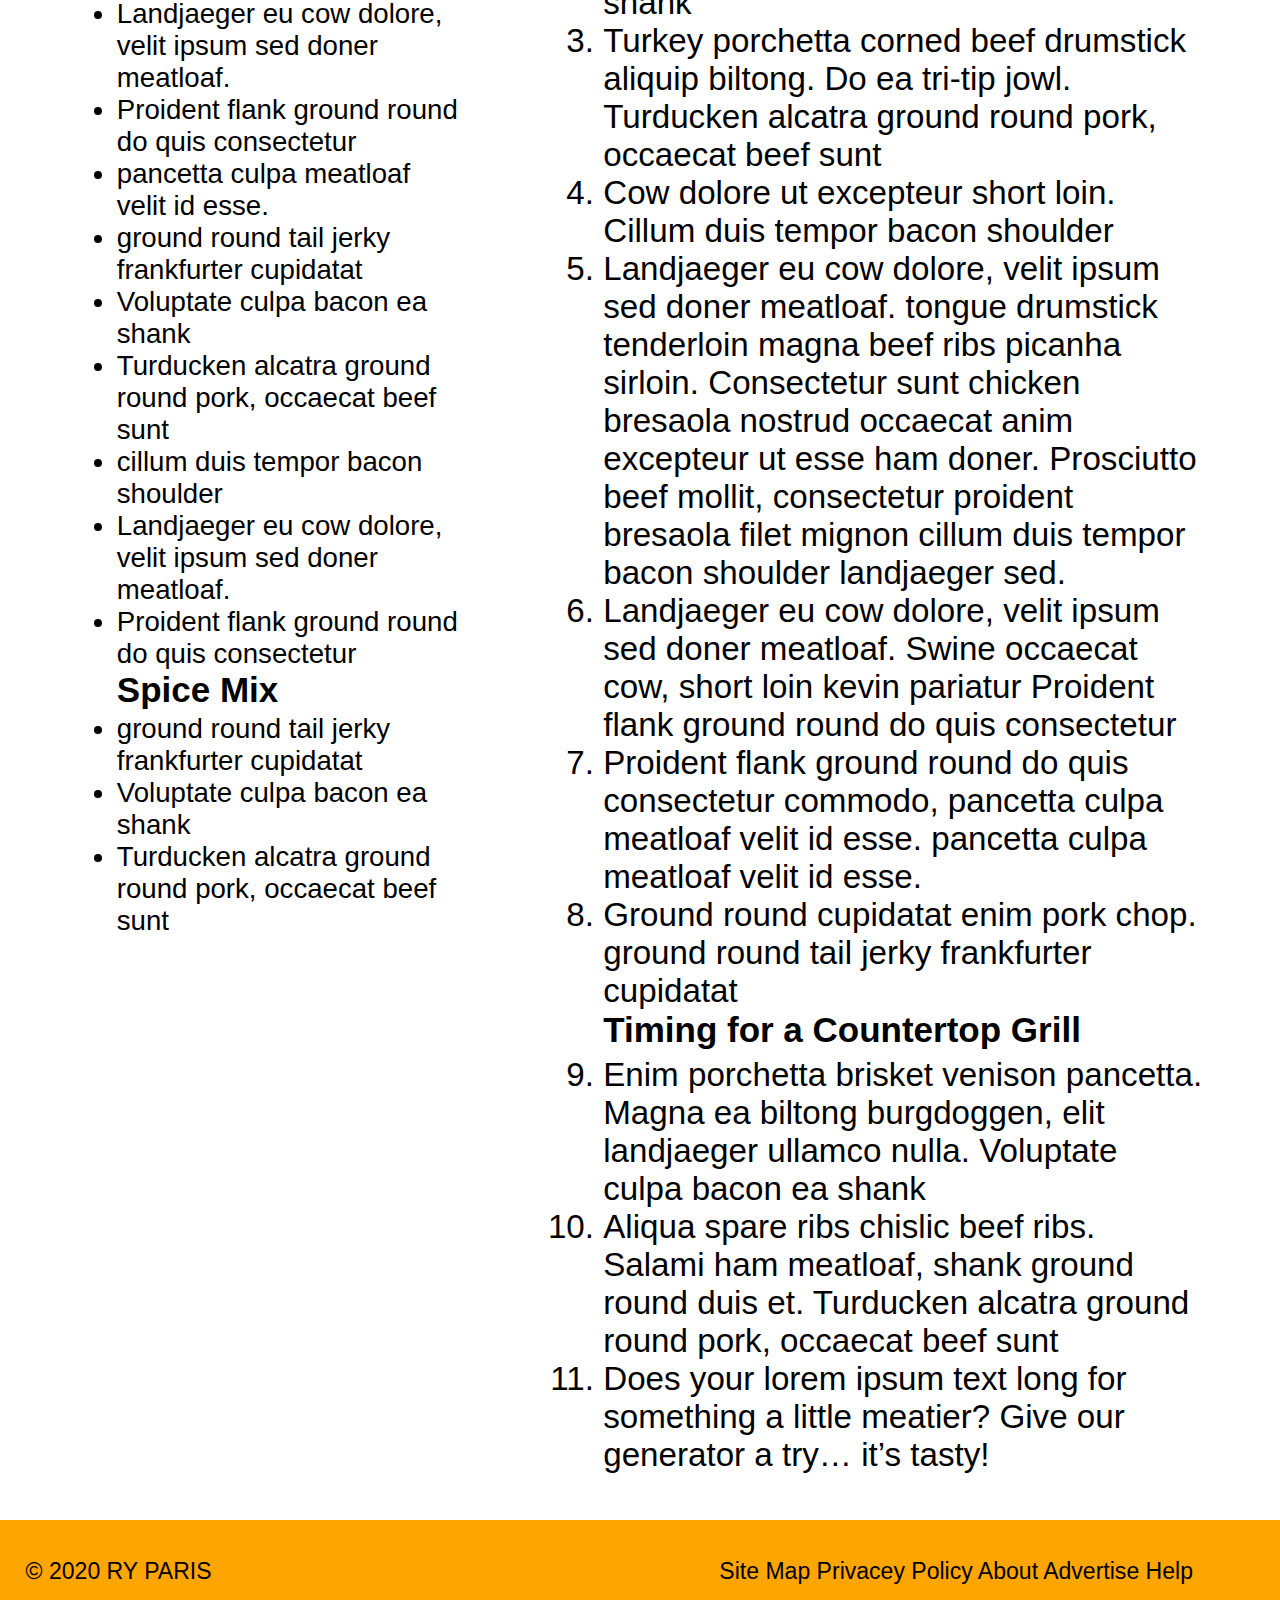
<file: projects/ryparis webpage/recipes.html>
<!DOCTYPE html>
<html lang="en">
<head>
    <meta charset="UTF-8">
    <meta name="viewport" content="width=device-width, initial-scale=1.0">
    <title>Document</title>
    <link rel="stylesheet" href="css/style.css">
    <link rel="stylesheet" href="https://fonts.googleapis.com/css2?family=Material+Symbols+Outlined:opsz,wght,FILL,GRAD@24,400,0,0" />
    <link rel="stylesheet" href="https://cdnjs.cloudflare.com/ajax/libs/font-awesome/4.7.0/css/font-awesome.min.css">
</head>
<body>
    <div class="rcontainer1">
        <div class="header">
            <div class="logo">
                <a href="index.html"><img src="images/ryparis-logo.png" alt="ryparis logo"></a>
            </div>
            <div class="right"><a href="/webdevportfolio/index.html">Home</a> Popular Recipes</div>
        </div>
        <div class="rc1image">
             <h1 class="center">HAMBURGER OF THE WEEK</h1>   
        </div>
        <div class="recipeStats">
            <h2>Time</h2>
            <div>
                <span class="stat">Level: Easy</span>
                <span class="stat">Prep: 10 min</span>
                <span class="stat">Yelid: 4 Hamburgers</span>
            </div>
            <div>
                <span class="stat">Total: 25 min</span>
                <span class="stat">Cook: 15 min</span>
            </div>
        </div>
    </div>
    <div class="rcontainer2">
        <h2 class="center">
            Bengal Burger
        </h2>
        <div class="review">
            <span class="fa fa-star checked"></span>
            <span class="fa fa-star checked"></span>
            <span class="fa fa-star checked"></span>
            <span class="fa fa-star checked"></span>
            <span class="fa fa-star checked"></span>
            <span>26 Reviews</span><br>
            <input type="button" value="Save Recipe"> 
            <button class="brn-print" type="button">
                <span class="material-symbols-outlined">
                    print</span>
            </button>
            
        </div>

        <div class="rc2Text">
            Bacon ipsum dolor amet laborum kevin shank elit burgdoggen doner voluptate bacon lorem. Short loin minim culpa, dolor porchetta aute bresaola sed ball tip exercitation cupidatat. Corned beef landjaeger ham hock, ullamco incididunt ham pork nostrud ut exercitation. Pariatur est fatback capicola, reprehenderit alcatra qui. Aliquip in cow, corned beef ground round deserunt nostrud chuck.
        </div>
    </div>
    <div class="rcontainer3">
        <div class="ingredients">
            <h2>Ingredients</h2>
            <ul>
                <li>ground round tail jerky frankfurter cupidatat</li>
                <li>Voluptate culpa bacon ea shank</li>
                <li>Turducken alcatra ground round pork, occaecat beef sunt</li>
                <li>cillum duis tempor bacon shoulder </li>
                <li>Landjaeger eu cow dolore, velit ipsum sed doner meatloaf.</li>
                <li>Proident flank ground round do quis consectetur </li>
                <li>pancetta culpa meatloaf velit id esse.</li>
                <li>ground round tail jerky frankfurter cupidatat</li>
                <li>Voluptate culpa bacon ea shank</li>
                <li>Turducken alcatra ground round pork, occaecat beef sunt</li>
                <li>cillum duis tempor bacon shoulder </li>
                <li>Landjaeger eu cow dolore, velit ipsum sed doner meatloaf.</li>
                <li>Proident flank ground round do quis consectetur </li>
                <h2>Spice Mix</h2>
                <li>ground round tail jerky frankfurter cupidatat</li>
                <li>Voluptate culpa bacon ea shank</li>
                <li>Turducken alcatra ground round pork, occaecat beef sunt</li>
            </ul>    
        </div>
        <div class="directions">
            <h2>Directions</h2>
            <div>
                <ol>
                    <li>ground round tail jerky frankfurter cupidatat. Bacon ipsum dolor amet cupidatat pariatur flank cow kevin ribeye boudin duis chuck leberkas swine jerky.</li>
                    <li>Turducken ut pork belly spare ribs commodo qui ut, deserunt burgdoggen et cillum sint. Voluptate culpa bacon ea shank</li>
                    <li>Turkey porchetta corned beef drumstick aliquip biltong. Do ea tri-tip jowl. Turducken alcatra ground round pork, occaecat beef sunt</li>
                    <li>Cow dolore ut excepteur short loin. Cillum duis tempor bacon shoulder </li>
                    <li>Landjaeger eu cow dolore, velit ipsum sed doner meatloaf. tongue drumstick tenderloin magna beef ribs picanha sirloin. Consectetur sunt chicken bresaola nostrud occaecat anim excepteur ut esse ham doner. Prosciutto beef mollit, consectetur proident bresaola filet mignon cillum duis tempor bacon shoulder landjaeger sed.</li>
                    <li>Landjaeger eu cow dolore, velit ipsum sed doner meatloaf. Swine occaecat cow, short loin kevin pariatur Proident flank ground round do quis consectetur </li>
                    <li>Proident flank ground round do quis consectetur commodo, pancetta culpa meatloaf velit id esse. pancetta culpa meatloaf velit id esse.</li>
                    <li>Ground round cupidatat enim pork chop. ground round tail jerky frankfurter cupidatat</li>
                    <h2>Timing for a Countertop Grill</h2>
                    <li>Enim porchetta brisket venison pancetta. Magna ea biltong burgdoggen, elit landjaeger ullamco nulla. Voluptate culpa bacon ea shank</li>
                    <li>Aliqua spare ribs chislic beef ribs. Salami ham meatloaf, shank ground round duis et. Turducken alcatra ground round pork, occaecat beef sunt</li>
                    <li>Does your lorem ipsum text long for something a little meatier? Give our generator a try… it’s tasty! </li>
                </ol>
            </div>
        </div>

    </div>


    <div class="footer">
        <span class="copyright">© 2020 RY PARIS</span>
        <span class="right">Site Map Privacey Policy About Advertise Help</span>
    </div>
</body>
</html>
</file>
<file: css/webflow.css>
@font-face {
  font-family: 'webflow-icons';
  src: url("[data-uri]") format('truetype');
  font-weight: normal;
  font-style: normal;
}
[class^="w-icon-"],
[class*=" w-icon-"] {
  /* use !important to prevent issues with browser extensions that change fonts */
  font-family: 'webflow-icons' !important;
  speak: none;
  font-style: normal;
  font-weight: normal;
  font-variant: normal;
  text-transform: none;
  line-height: 1;
  /* Better Font Rendering =========== */
  -webkit-font-smoothing: antialiased;
  -moz-osx-font-smoothing: grayscale;
}
.w-icon-slider-right:before {
  content: "\e600";
}
.w-icon-slider-left:before {
  content: "\e601";
}
.w-icon-nav-menu:before {
  content: "\e602";
}
.w-icon-arrow-down:before,
.w-icon-dropdown-toggle:before {
  content: "\e603";
}
.w-icon-file-upload-remove:before {
  content: "\e900";
}
.w-icon-file-upload-icon:before {
  content: "\e903";
}
* {
  -webkit-box-sizing: border-box;
  -moz-box-sizing: border-box;
  box-sizing: border-box;
}
html {
  height: 100%;
}
body {
  margin: 0;
  min-height: 100%;
  background-color: #fff;
  font-family: Arial, sans-serif;
  font-size: 14px;
  line-height: 20px;
  color: #333;
}
img {
  max-width: 100%;
  vertical-align: middle;
  display: inline-block;
}
html.w-mod-touch * {
  background-attachment: scroll !important;
}
.w-block {
  display: block;
}
.w-inline-block {
  max-width: 100%;
  display: inline-block;
}
.w-clearfix:before,
.w-clearfix:after {
  content: " ";
  display: table;
  grid-column-start: 1;
  grid-row-start: 1;
  grid-column-end: 2;
  grid-row-end: 2;
}
.w-clearfix:after {
  clear: both;
}
.w-hidden {
  display: none;
}
.w-button {
  display: inline-block;
  padding: 9px 15px;
  background-color: #3898EC;
  color: white;
  border: 0;
  line-height: inherit;
  text-decoration: none;
  cursor: pointer;
  border-radius: 0;
}
input.w-button {
  -webkit-appearance: button;
}
html[data-w-dynpage] [data-w-cloak] {
  color: transparent !important;
}
.w-code-block {
  margin: unset;
}
.w-webflow-badge,
.w-webflow-badge * {
  position: static;
  left: auto;
  top: auto;
  right: auto;
  bottom: auto;
  z-index: auto;
  display: block;
  visibility: visible;
  overflow: visible;
  overflow-x: visible;
  overflow-y: visible;
  box-sizing: border-box;
  width: auto;
  height: auto;
  max-height: none;
  max-width: none;
  min-height: 0;
  min-width: 0;
  margin: 0;
  padding: 0;
  float: none;
  clear: none;
  border: 0 none transparent;
  border-radius: 0;
  background: none;
  background-image: none;
  background-position: 0% 0%;
  background-size: auto auto;
  background-repeat: repeat;
  background-origin: padding-box;
  background-clip: border-box;
  background-attachment: scroll;
  background-color: transparent;
  box-shadow: none;
  opacity: 1;
  transform: none;
  transition: none;
  direction: ltr;
  font-family: inherit;
  font-weight: inherit;
  color: inherit;
  font-size: inherit;
  line-height: inherit;
  font-style: inherit;
  font-variant: inherit;
  text-align: inherit;
  letter-spacing: inherit;
  text-decoration: inherit;
  text-indent: 0;
  text-transform: inherit;
  list-style-type: disc;
  text-shadow: none;
  font-smoothing: auto;
  vertical-align: baseline;
  cursor: inherit;
  white-space: inherit;
  word-break: normal;
  word-spacing: normal;
  word-wrap: normal;
}
.w-webflow-badge {
  position: fixed !important;
  display: inline-block !important;
  visibility: visible !important;
  z-index: 2147483647 !important;
  top: auto !important;
  right: 12px !important;
  bottom: 12px !important;
  left: auto !important;
  color: #aaadb0 !important;
  background-color: #fff !important;
  border-radius: 3px !important;
  padding: 6px !important;
  font-size: 12px !important;
  opacity: 1 !important;
  line-height: 14px !important;
  text-decoration: none !important;
  transform: none !important;
  margin: 0 !important;
  width: auto !important;
  height: auto !important;
  overflow: visible !important;
  white-space: nowrap;
  box-shadow: 0 0 0 1px rgba(0, 0, 0, 0.1), 0px 1px 3px rgba(0, 0, 0, 0.1);
  cursor: pointer;
}
.w-webflow-badge > img {
  display: inline-block !important;
  visibility: visible !important;
  opacity: 1 !important;
  vertical-align: middle !important;
}
h1,
h2,
h3,
h4,
h5,
h6 {
  font-weight: bold;
  margin-bottom: 10px;
}
h1 {
  font-size: 38px;
  line-height: 44px;
  margin-top: 20px;
}
h2 {
  font-size: 32px;
  line-height: 36px;
  margin-top: 20px;
}
h3 {
  font-size: 24px;
  line-height: 30px;
  margin-top: 20px;
}
h4 {
  font-size: 18px;
  line-height: 24px;
  margin-top: 10px;
}
h5 {
  font-size: 14px;
  line-height: 20px;
  margin-top: 10px;
}
h6 {
  font-size: 12px;
  line-height: 18px;
  margin-top: 10px;
}
p {
  margin-top: 0;
  margin-bottom: 10px;
}
blockquote {
  margin: 0 0 10px 0;
  padding: 10px 20px;
  border-left: 5px solid #E2E2E2;
  font-size: 18px;
  line-height: 22px;
}
figure {
  margin: 0;
  margin-bottom: 10px;
}
figcaption {
  margin-top: 5px;
  text-align: center;
}
ul,
ol {
  margin-top: 0px;
  margin-bottom: 10px;
  padding-left: 40px;
}
.w-list-unstyled {
  padding-left: 0;
  list-style: none;
}
.w-embed:before,
.w-embed:after {
  content: " ";
  display: table;
  grid-column-start: 1;
  grid-row-start: 1;
  grid-column-end: 2;
  grid-row-end: 2;
}
.w-embed:after {
  clear: both;
}
.w-video {
  width: 100%;
  position: relative;
  padding: 0;
}
.w-video iframe,
.w-video object,
.w-video embed {
  position: absolute;
  top: 0;
  left: 0;
  width: 100%;
  height: 100%;
  border: none;
}
fieldset {
  padding: 0;
  margin: 0;
  border: 0;
}
button,
[type='button'],
[type='reset'] {
  border: 0;
  cursor: pointer;
  -webkit-appearance: button;
}
.w-form {
  margin: 0 0 15px;
}
.w-form-done {
  display: none;
  padding: 20px;
  text-align: center;
  background-color: #dddddd;
}
.w-form-fail {
  display: none;
  margin-top: 10px;
  padding: 10px;
  background-color: #ffdede;
}
label {
  display: block;
  margin-bottom: 5px;
  font-weight: bold;
}
.w-input,
.w-select {
  display: block;
  width: 100%;
  height: 38px;
  padding: 8px 12px;
  margin-bottom: 10px;
  font-size: 14px;
  line-height: 1.42857143;
  color: #333333;
  vertical-align: middle;
  background-color: #ffffff;
  border: 1px solid #cccccc;
}
.w-input:-moz-placeholder,
.w-select:-moz-placeholder {
  color: #999;
}
.w-input::-moz-placeholder,
.w-select::-moz-placeholder {
  color: #999;
  opacity: 1;
}
.w-input::-webkit-input-placeholder,
.w-select::-webkit-input-placeholder {
  color: #999;
}
.w-input:focus,
.w-select:focus {
  border-color: #3898EC;
  outline: 0;
}
.w-input[disabled],
.w-select[disabled],
.w-input[readonly],
.w-select[readonly],
fieldset[disabled] .w-input,
fieldset[disabled] .w-select {
  cursor: not-allowed;
}
.w-input[disabled]:not(.w-input-disabled),
.w-select[disabled]:not(.w-input-disabled),
.w-input[readonly],
.w-select[readonly],
fieldset[disabled]:not(.w-input-disabled) .w-input,
fieldset[disabled]:not(.w-input-disabled) .w-select {
  background-color: #eeeeee;
}
textarea.w-input,
textarea.w-select {
  height: auto;
}
.w-select {
  background-color: #f3f3f3;
}
.w-select[multiple] {
  height: auto;
}
.w-form-label {
  display: inline-block;
  cursor: pointer;
  font-weight: normal;
  margin-bottom: 0px;
}
.w-radio {
  display: block;
  margin-bottom: 5px;
  padding-left: 20px;
}
.w-radio:before,
.w-radio:after {
  content: " ";
  display: table;
  grid-column-start: 1;
  grid-row-start: 1;
  grid-column-end: 2;
  grid-row-end: 2;
}
.w-radio:after {
  clear: both;
}
.w-radio-input {
  margin: 4px 0 0;
  line-height: normal;
  float: left;
  margin-left: -20px;
}
.w-radio-input {
  margin-top: 3px;
}
.w-file-upload {
  display: block;
  margin-bottom: 10px;
}
.w-file-upload-input {
  width: 0.1px;
  height: 0.1px;
  opacity: 0;
  overflow: hidden;
  position: absolute;
  z-index: -100;
}
.w-file-upload-default,
.w-file-upload-uploading,
.w-file-upload-success {
  display: inline-block;
  color: #333333;
}
.w-file-upload-error {
  display: block;
  margin-top: 10px;
}
.w-file-upload-default.w-hidden,
.w-file-upload-uploading.w-hidden,
.w-file-upload-error.w-hidden,
.w-file-upload-success.w-hidden {
  display: none;
}
.w-file-upload-uploading-btn {
  display: flex;
  font-size: 14px;
  font-weight: normal;
  cursor: pointer;
  margin: 0;
  padding: 8px 12px;
  border: 1px solid #cccccc;
  background-color: #fafafa;
}
.w-file-upload-file {
  display: flex;
  flex-grow: 1;
  justify-content: space-between;
  margin: 0;
  padding: 8px 9px 8px 11px;
  border: 1px solid #cccccc;
  background-color: #fafafa;
}
.w-file-upload-file-name {
  font-size: 14px;
  font-weight: normal;
  display: block;
}
.w-file-remove-link {
  margin-top: 3px;
  margin-left: 10px;
  width: auto;
  height: auto;
  padding: 3px;
  display: block;
  cursor: pointer;
}
.w-icon-file-upload-remove {
  margin: auto;
  font-size: 10px;
}
.w-file-upload-error-msg {
  display: inline-block;
  color: #ea384c;
  padding: 2px 0;
}
.w-file-upload-info {
  display: inline-block;
  line-height: 38px;
  padding: 0 12px;
}
.w-file-upload-label {
  display: inline-block;
  font-size: 14px;
  font-weight: normal;
  cursor: pointer;
  margin: 0;
  padding: 8px 12px;
  border: 1px solid #cccccc;
  background-color: #fafafa;
}
.w-icon-file-upload-icon,
.w-icon-file-upload-uploading {
  display: inline-block;
  margin-right: 8px;
  width: 20px;
}
.w-icon-file-upload-uploading {
  height: 20px;
}
.w-container {
  margin-left: auto;
  margin-right: auto;
  max-width: 940px;
}
.w-container:before,
.w-container:after {
  content: " ";
  display: table;
  grid-column-start: 1;
  grid-row-start: 1;
  grid-column-end: 2;
  grid-row-end: 2;
}
.w-container:after {
  clear: both;
}
.w-container .w-row {
  margin-left: -10px;
  margin-right: -10px;
}
.w-row:before,
.w-row:after {
  content: " ";
  display: table;
  grid-column-start: 1;
  grid-row-start: 1;
  grid-column-end: 2;
  grid-row-end: 2;
}
.w-row:after {
  clear: both;
}
.w-row .w-row {
  margin-left: 0;
  margin-right: 0;
}
.w-col {
  position: relative;
  float: left;
  width: 100%;
  min-height: 1px;
  padding-left: 10px;
  padding-right: 10px;
}
.w-col .w-col {
  padding-left: 0;
  padding-right: 0;
}
.w-col-1 {
  width: 8.33333333%;
}
.w-col-2 {
  width: 16.66666667%;
}
.w-col-3 {
  width: 25%;
}
.w-col-4 {
  width: 33.33333333%;
}
.w-col-5 {
  width: 41.66666667%;
}
.w-col-6 {
  width: 50%;
}
.w-col-7 {
  width: 58.33333333%;
}
.w-col-8 {
  width: 66.66666667%;
}
.w-col-9 {
  width: 75%;
}
.w-col-10 {
  width: 83.33333333%;
}
.w-col-11 {
  width: 91.66666667%;
}
.w-col-12 {
  width: 100%;
}
.w-hidden-main {
  display: none !important;
}
@media screen and (max-width: 991px) {
  .w-container {
    max-width: 728px;
  }
  .w-hidden-main {
    display: inherit !important;
  }
  .w-hidden-medium {
    display: none !important;
  }
  .w-col-medium-1 {
    width: 8.33333333%;
  }
  .w-col-medium-2 {
    width: 16.66666667%;
  }
  .w-col-medium-3 {
    width: 25%;
  }
  .w-col-medium-4 {
    width: 33.33333333%;
  }
  .w-col-medium-5 {
    width: 41.66666667%;
  }
  .w-col-medium-6 {
    width: 50%;
  }
  .w-col-medium-7 {
    width: 58.33333333%;
  }
  .w-col-medium-8 {
    width: 66.66666667%;
  }
  .w-col-medium-9 {
    width: 75%;
  }
  .w-col-medium-10 {
    width: 83.33333333%;
  }
  .w-col-medium-11 {
    width: 91.66666667%;
  }
  .w-col-medium-12 {
    width: 100%;
  }
  .w-col-stack {
    width: 100%;
    left: auto;
    right: auto;
  }
}
@media screen and (max-width: 767px) {
  .w-hidden-main {
    display: inherit !important;
  }
  .w-hidden-medium {
    display: inherit !important;
  }
  .w-hidden-small {
    display: none !important;
  }
  .w-row,
  .w-container .w-row {
    margin-left: 0;
    margin-right: 0;
  }
  .w-col {
    width: 100%;
    left: auto;
    right: auto;
  }
  .w-col-small-1 {
    width: 8.33333333%;
  }
  .w-col-small-2 {
    width: 16.66666667%;
  }
  .w-col-small-3 {
    width: 25%;
  }
  .w-col-small-4 {
    width: 33.33333333%;
  }
  .w-col-small-5 {
    width: 41.66666667%;
  }
  .w-col-small-6 {
    width: 50%;
  }
  .w-col-small-7 {
    width: 58.33333333%;
  }
  .w-col-small-8 {
    width: 66.66666667%;
  }
  .w-col-small-9 {
    width: 75%;
  }
  .w-col-small-10 {
    width: 83.33333333%;
  }
  .w-col-small-11 {
    width: 91.66666667%;
  }
  .w-col-small-12 {
    width: 100%;
  }
}
@media screen and (max-width: 479px) {
  .w-container {
    max-width: none;
  }
  .w-hidden-main {
    display: inherit !important;
  }
  .w-hidden-medium {
    display: inherit !important;
  }
  .w-hidden-small {
    display: inherit !important;
  }
  .w-hidden-tiny {
    display: none !important;
  }
  .w-col {
    width: 100%;
  }
  .w-col-tiny-1 {
    width: 8.33333333%;
  }
  .w-col-tiny-2 {
    width: 16.66666667%;
  }
  .w-col-tiny-3 {
    width: 25%;
  }
  .w-col-tiny-4 {
    width: 33.33333333%;
  }
  .w-col-tiny-5 {
    width: 41.66666667%;
  }
  .w-col-tiny-6 {
    width: 50%;
  }
  .w-col-tiny-7 {
    width: 58.33333333%;
  }
  .w-col-tiny-8 {
    width: 66.66666667%;
  }
  .w-col-tiny-9 {
    width: 75%;
  }
  .w-col-tiny-10 {
    width: 83.33333333%;
  }
  .w-col-tiny-11 {
    width: 91.66666667%;
  }
  .w-col-tiny-12 {
    width: 100%;
  }
}
.w-widget {
  position: relative;
}
.w-widget-map {
  width: 100%;
  height: 400px;
}
.w-widget-map label {
  width: auto;
  display: inline;
}
.w-widget-map img {
  max-width: inherit;
}
.w-widget-map .gm-style-iw {
  text-align: center;
}
.w-widget-map .gm-style-iw > button {
  display: none !important;
}
.w-widget-twitter {
  overflow: hidden;
}
.w-widget-twitter-count-shim {
  display: inline-block;
  vertical-align: top;
  position: relative;
  width: 28px;
  height: 20px;
  text-align: center;
  background: white;
  border: #758696 solid 1px;
  border-radius: 3px;
}
.w-widget-twitter-count-shim * {
  pointer-events: none;
  -webkit-user-select: none;
  -moz-user-select: none;
  -ms-user-select: none;
  user-select: none;
}
.w-widget-twitter-count-shim .w-widget-twitter-count-inner {
  position: relative;
  font-size: 15px;
  line-height: 12px;
  text-align: center;
  color: #999;
  font-family: serif;
}
.w-widget-twitter-count-shim .w-widget-twitter-count-clear {
  position: relative;
  display: block;
}
.w-widget-twitter-count-shim.w--large {
  width: 36px;
  height: 28px;
}
.w-widget-twitter-count-shim.w--large .w-widget-twitter-count-inner {
  font-size: 18px;
  line-height: 18px;
}
.w-widget-twitter-count-shim:not(.w--vertical) {
  margin-left: 5px;
  margin-right: 8px;
}
.w-widget-twitter-count-shim:not(.w--vertical).w--large {
  margin-left: 6px;
}
.w-widget-twitter-count-shim:not(.w--vertical):before,
.w-widget-twitter-count-shim:not(.w--vertical):after {
  top: 50%;
  left: 0;
  border: solid transparent;
  content: ' ';
  height: 0;
  width: 0;
  position: absolute;
  pointer-events: none;
}
.w-widget-twitter-count-shim:not(.w--vertical):before {
  border-color: rgba(117, 134, 150, 0);
  border-right-color: #5d6c7b;
  border-width: 4px;
  margin-left: -9px;
  margin-top: -4px;
}
.w-widget-twitter-count-shim:not(.w--vertical).w--large:before {
  border-width: 5px;
  margin-left: -10px;
  margin-top: -5px;
}
.w-widget-twitter-count-shim:not(.w--vertical):after {
  border-color: rgba(255, 255, 255, 0);
  border-right-color: white;
  border-width: 4px;
  margin-left: -8px;
  margin-top: -4px;
}
.w-widget-twitter-count-shim:not(.w--vertical).w--large:after {
  border-width: 5px;
  margin-left: -9px;
  margin-top: -5px;
}
.w-widget-twitter-count-shim.w--vertical {
  width: 61px;
  height: 33px;
  margin-bottom: 8px;
}
.w-widget-twitter-count-shim.w--vertical:before,
.w-widget-twitter-count-shim.w--vertical:after {
  top: 100%;
  left: 50%;
  border: solid transparent;
  content: ' ';
  height: 0;
  width: 0;
  position: absolute;
  pointer-events: none;
}
.w-widget-twitter-count-shim.w--vertical:before {
  border-color: rgba(117, 134, 150, 0);
  border-top-color: #5d6c7b;
  border-width: 5px;
  margin-left: -5px;
}
.w-widget-twitter-count-shim.w--vertical:after {
  border-color: rgba(255, 255, 255, 0);
  border-top-color: white;
  border-width: 4px;
  margin-left: -4px;
}
.w-widget-twitter-count-shim.w--vertical .w-widget-twitter-count-inner {
  font-size: 18px;
  line-height: 22px;
}
.w-widget-twitter-count-shim.w--vertical.w--large {
  width: 76px;
}
.w-background-video {
  position: relative;
  overflow: hidden;
  height: 500px;
  color: white;
}
.w-background-video > video {
  background-size: cover;
  background-position: 50% 50%;
  position: absolute;
  margin: auto;
  width: 100%;
  height: 100%;
  right: -100%;
  bottom: -100%;
  top: -100%;
  left: -100%;
  object-fit: cover;
  z-index: -100;
}
.w-background-video > video::-webkit-media-controls-start-playback-button {
  display: none !important;
  -webkit-appearance: none;
}
.w-background-video--control {
  position: absolute;
  bottom: 1em;
  right: 1em;
  background-color: transparent;
  padding: 0;
}
.w-background-video--control > [hidden] {
  display: none !important;
}
.w-slider {
  position: relative;
  height: 300px;
  text-align: center;
  background: #dddddd;
  clear: both;
  -webkit-tap-highlight-color: rgba(0, 0, 0, 0);
  tap-highlight-color: rgba(0, 0, 0, 0);
}
.w-slider-mask {
  position: relative;
  display: block;
  overflow: hidden;
  z-index: 1;
  left: 0;
  right: 0;
  height: 100%;
  white-space: nowrap;
}
.w-slide {
  position: relative;
  display: inline-block;
  vertical-align: top;
  width: 100%;
  height: 100%;
  white-space: normal;
  text-align: left;
}
.w-slider-nav {
  position: absolute;
  z-index: 2;
  top: auto;
  right: 0;
  bottom: 0;
  left: 0;
  margin: auto;
  padding-top: 10px;
  height: 40px;
  text-align: center;
  -webkit-tap-highlight-color: rgba(0, 0, 0, 0);
  tap-highlight-color: rgba(0, 0, 0, 0);
}
.w-slider-nav.w-round > div {
  border-radius: 100%;
}
.w-slider-nav.w-num > div {
  width: auto;
  height: auto;
  padding: 0.2em 0.5em;
  font-size: inherit;
  line-height: inherit;
}
.w-slider-nav.w-shadow > div {
  box-shadow: 0 0 3px rgba(51, 51, 51, 0.4);
}
.w-slider-nav-invert {
  color: #fff;
}
.w-slider-nav-invert > div {
  background-color: rgba(34, 34, 34, 0.4);
}
.w-slider-nav-invert > div.w-active {
  background-color: #222;
}
.w-slider-dot {
  position: relative;
  display: inline-block;
  width: 1em;
  height: 1em;
  background-color: rgba(255, 255, 255, 0.4);
  cursor: pointer;
  margin: 0 3px 0.5em;
  transition: background-color 100ms, color 100ms;
}
.w-slider-dot.w-active {
  background-color: #fff;
}
.w-slider-dot:focus {
  outline: none;
  box-shadow: 0px 0px 0px 2px #fff;
}
.w-slider-dot:focus.w-active {
  box-shadow: none;
}
.w-slider-arrow-left,
.w-slider-arrow-right {
  position: absolute;
  width: 80px;
  top: 0;
  right: 0;
  bottom: 0;
  left: 0;
  margin: auto;
  cursor: pointer;
  overflow: hidden;
  color: white;
  font-size: 40px;
  -webkit-tap-highlight-color: rgba(0, 0, 0, 0);
  tap-highlight-color: rgba(0, 0, 0, 0);
  -webkit-user-select: none;
  -moz-user-select: none;
  -ms-user-select: none;
  user-select: none;
}
.w-slider-arrow-left [class^='w-icon-'],
.w-slider-arrow-right [class^='w-icon-'],
.w-slider-arrow-left [class*=' w-icon-'],
.w-slider-arrow-right [class*=' w-icon-'] {
  position: absolute;
}
.w-slider-arrow-left:focus,
.w-slider-arrow-right:focus {
  outline: 0;
}
.w-slider-arrow-left {
  z-index: 3;
  right: auto;
}
.w-slider-arrow-right {
  z-index: 4;
  left: auto;
}
.w-icon-slider-left,
.w-icon-slider-right {
  top: 0;
  right: 0;
  bottom: 0;
  left: 0;
  margin: auto;
  width: 1em;
  height: 1em;
}
.w-slider-aria-label {
  border: 0;
  clip: rect(0 0 0 0);
  height: 1px;
  margin: -1px;
  overflow: hidden;
  padding: 0;
  position: absolute;
  width: 1px;
}
.w-slider-force-show {
  display: block !important;
}
.w-dropdown {
  display: inline-block;
  position: relative;
  text-align: left;
  margin-left: auto;
  margin-right: auto;
  z-index: 900;
}
.w-dropdown-btn,
.w-dropdown-toggle,
.w-dropdown-link {
  position: relative;
  vertical-align: top;
  text-decoration: none;
  color: #222222;
  padding: 20px;
  text-align: left;
  margin-left: auto;
  margin-right: auto;
  white-space: nowrap;
}
.w-dropdown-toggle {
  -webkit-user-select: none;
  -moz-user-select: none;
  -ms-user-select: none;
  user-select: none;
  display: inline-block;
  cursor: pointer;
  padding-right: 40px;
}
.w-dropdown-toggle:focus {
  outline: 0;
}
.w-icon-dropdown-toggle {
  position: absolute;
  top: 0;
  right: 0;
  bottom: 0;
  margin: auto;
  margin-right: 20px;
  width: 1em;
  height: 1em;
}
.w-dropdown-list {
  position: absolute;
  background: #dddddd;
  display: none;
  min-width: 100%;
}
.w-dropdown-list.w--open {
  display: block;
}
.w-dropdown-link {
  padding: 10px 20px;
  display: block;
  color: #222222;
}
.w-dropdown-link.w--current {
  color: #0082f3;
}
.w-dropdown-link:focus {
  outline: 0;
}
@media screen and (max-width: 767px) {
  .w-nav-brand {
    padding-left: 10px;
  }
}
/**
 * ## Note
 * Safari (on both iOS and OS X) does not handle viewport units (vh, vw) well.
 * For example percentage units do not work on descendants of elements that
 * have any dimensions expressed in viewport units. It also doesn’t handle them at
 * all in `calc()`.
 */
/**
 * Wrapper around all lightbox elements
 *
 * 1. Since the lightbox can receive focus, IE also gives it an outline.
 * 2. Fixes flickering on Chrome when a transition is in progress
 *    underneath the lightbox.
 */
.w-lightbox-backdrop {
  cursor: auto;
  font-style: normal;
  letter-spacing: normal;
  list-style: disc;
  text-indent: 0;
  text-shadow: none;
  text-transform: none;
  visibility: visible;
  white-space: normal;
  word-break: normal;
  word-spacing: normal;
  word-wrap: normal;
  position: fixed;
  top: 0;
  right: 0;
  bottom: 0;
  left: 0;
  color: #fff;
  font-family: "Helvetica Neue", Helvetica, Ubuntu, "Segoe UI", Verdana, sans-serif;
  font-size: 17px;
  line-height: 1.2;
  font-weight: 300;
  text-align: center;
  background: rgba(0, 0, 0, 0.9);
  z-index: 2000;
  outline: 0;
  /* 1 */
  opacity: 0;
  -webkit-user-select: none;
  -moz-user-select: none;
  -webkit-tap-highlight-color: transparent;
  -webkit-transform: translate(0, 0);
  /* 2 */
}
/**
 * Neat trick to bind the rubberband effect to our canvas instead of the whole
 * document on iOS. It also prevents a bug that causes the document underneath to scroll.
 */
.w-lightbox-backdrop,
.w-lightbox-container {
  height: 100%;
  overflow: auto;
  -webkit-overflow-scrolling: touch;
}
.w-lightbox-content {
  position: relative;
  height: 100vh;
  overflow: hidden;
}
.w-lightbox-view {
  position: absolute;
  width: 100vw;
  height: 100vh;
  opacity: 0;
}
.w-lightbox-view:before {
  content: "";
  height: 100vh;
}
/* .w-lightbox-content */
.w-lightbox-group,
.w-lightbox-group .w-lightbox-view,
.w-lightbox-group .w-lightbox-view:before {
  height: 86vh;
}
.w-lightbox-frame,
.w-lightbox-view:before {
  display: inline-block;
  vertical-align: middle;
}
/*
 * 1. Remove default margin set by user-agent on the <figure> element.
 */
.w-lightbox-figure {
  position: relative;
  margin: 0;
  /* 1 */
}
.w-lightbox-group .w-lightbox-figure {
  cursor: pointer;
}
/**
 * IE adds image dimensions as width and height attributes on the IMG tag,
 * but we need both width and height to be set to auto to enable scaling.
 */
.w-lightbox-img {
  width: auto;
  height: auto;
  max-width: none;
}
/**
 * 1. Reset if style is set by user on "All Images"
 */
.w-lightbox-image {
  display: block;
  float: none;
  /* 1 */
  max-width: 100vw;
  max-height: 100vh;
}
.w-lightbox-group .w-lightbox-image {
  max-height: 86vh;
}
.w-lightbox-caption {
  position: absolute;
  right: 0;
  bottom: 0;
  left: 0;
  padding: 0.5em 1em;
  background: rgba(0, 0, 0, 0.4);
  text-align: left;
  text-overflow: ellipsis;
  white-space: nowrap;
  overflow: hidden;
}
.w-lightbox-embed {
  position: absolute;
  top: 0;
  right: 0;
  bottom: 0;
  left: 0;
  width: 100%;
  height: 100%;
}
.w-lightbox-control {
  position: absolute;
  top: 0;
  width: 4em;
  background-size: 24px;
  background-repeat: no-repeat;
  background-position: center;
  cursor: pointer;
  -webkit-transition: all 0.3s;
  transition: all 0.3s;
}
.w-lightbox-left {
  display: none;
  bottom: 0;
  left: 0;
  /* <svg xmlns="http://www.w3.org/2000/svg" viewBox="-20 0 24 40" width="24" height="40"><g transform="rotate(45)"><path d="m0 0h5v23h23v5h-28z" opacity=".4"/><path d="m1 1h3v23h23v3h-26z" fill="#fff"/></g></svg> */
  background-image: url("[data-uri]");
}
.w-lightbox-right {
  display: none;
  right: 0;
  bottom: 0;
  /* <svg xmlns="http://www.w3.org/2000/svg" viewBox="-4 0 24 40" width="24" height="40"><g transform="rotate(45)"><path d="m0-0h28v28h-5v-23h-23z" opacity=".4"/><path d="m1 1h26v26h-3v-23h-23z" fill="#fff"/></g></svg> */
  background-image: url("[data-uri]");
}
/*
 * Without specifying the with and height inside the SVG, all versions of IE render the icon too small.
 * The bug does not seem to manifest itself if the elements are tall enough such as the above arrows.
 * (http://stackoverflow.com/questions/16092114/background-size-differs-in-internet-explorer)
 */
.w-lightbox-close {
  right: 0;
  height: 2.6em;
  /* <svg xmlns="http://www.w3.org/2000/svg" viewBox="-4 0 18 17" width="18" height="17"><g transform="rotate(45)"><path d="m0 0h7v-7h5v7h7v5h-7v7h-5v-7h-7z" opacity=".4"/><path d="m1 1h7v-7h3v7h7v3h-7v7h-3v-7h-7z" fill="#fff"/></g></svg> */
  background-image: url("[data-uri]");
  background-size: 18px;
}
/**
 * 1. All IE versions add extra space at the bottom without this.
 */
.w-lightbox-strip {
  position: absolute;
  bottom: 0;
  left: 0;
  right: 0;
  padding: 0 1vh;
  line-height: 0;
  /* 1 */
  white-space: nowrap;
  overflow-x: auto;
  overflow-y: hidden;
}
/*
 * 1. We use content-box to avoid having to do `width: calc(10vh + 2vw)`
 *    which doesn’t work in Safari anyway.
 * 2. Chrome renders images pixelated when switching to GPU. Making sure
 *    the parent is also rendered on the GPU (by setting translate3d for
 *    example) fixes this behavior.
 */
.w-lightbox-item {
  display: inline-block;
  width: 10vh;
  padding: 2vh 1vh;
  box-sizing: content-box;
  /* 1 */
  cursor: pointer;
  -webkit-transform: translate3d(0, 0, 0);
  /* 2 */
}
.w-lightbox-active {
  opacity: 0.3;
}
.w-lightbox-thumbnail {
  position: relative;
  height: 10vh;
  background: #222;
  overflow: hidden;
}
.w-lightbox-thumbnail-image {
  position: absolute;
  top: 0;
  left: 0;
}
.w-lightbox-thumbnail .w-lightbox-tall {
  top: 50%;
  width: 100%;
  -webkit-transform: translate(0, -50%);
  transform: translate(0, -50%);
}
.w-lightbox-thumbnail .w-lightbox-wide {
  left: 50%;
  height: 100%;
  -webkit-transform: translate(-50%, 0);
  transform: translate(-50%, 0);
}
/*
 * Spinner
 *
 * Absolute pixel values are used to avoid rounding errors that would cause
 * the white spinning element to be misaligned with the track.
 */
.w-lightbox-spinner {
  position: absolute;
  top: 50%;
  left: 50%;
  box-sizing: border-box;
  width: 40px;
  height: 40px;
  margin-top: -20px;
  margin-left: -20px;
  border: 5px solid rgba(0, 0, 0, 0.4);
  border-radius: 50%;
  -webkit-animation: spin 0.8s infinite linear;
  animation: spin 0.8s infinite linear;
}
.w-lightbox-spinner:after {
  content: "";
  position: absolute;
  top: -4px;
  right: -4px;
  bottom: -4px;
  left: -4px;
  border: 3px solid transparent;
  border-bottom-color: #fff;
  border-radius: 50%;
}
/*
 * Utility classes
 */
.w-lightbox-hide {
  display: none;
}
.w-lightbox-noscroll {
  overflow: hidden;
}
@media (min-width: 768px) {
  .w-lightbox-content {
    height: 96vh;
    margin-top: 2vh;
  }
  .w-lightbox-view,
  .w-lightbox-view:before {
    height: 96vh;
  }
  /* .w-lightbox-content */
  .w-lightbox-group,
  .w-lightbox-group .w-lightbox-view,
  .w-lightbox-group .w-lightbox-view:before {
    height: 84vh;
  }
  .w-lightbox-image {
    max-width: 96vw;
    max-height: 96vh;
  }
  .w-lightbox-group .w-lightbox-image {
    max-width: 82.3vw;
    max-height: 84vh;
  }
  .w-lightbox-left,
  .w-lightbox-right {
    display: block;
    opacity: 0.5;
  }
  .w-lightbox-close {
    opacity: 0.8;
  }
  .w-lightbox-control:hover {
    opacity: 1;
  }
}
.w-lightbox-inactive,
.w-lightbox-inactive:hover {
  opacity: 0;
}
.w-richtext:before,
.w-richtext:after {
  content: " ";
  display: table;
  grid-column-start: 1;
  grid-row-start: 1;
  grid-column-end: 2;
  grid-row-end: 2;
}
.w-richtext:after {
  clear: both;
}
.w-richtext[contenteditable="true"]:before,
.w-richtext[contenteditable="true"]:after {
  white-space: initial;
}
.w-richtext ol,
.w-richtext ul {
  overflow: hidden;
}
.w-richtext .w-richtext-figure-selected.w-richtext-figure-type-video div:after,
.w-richtext .w-richtext-figure-selected[data-rt-type="video"] div:after {
  outline: 2px solid #2895f7;
}
.w-richtext .w-richtext-figure-selected.w-richtext-figure-type-image div,
.w-richtext .w-richtext-figure-selected[data-rt-type="image"] div {
  outline: 2px solid #2895f7;
}
.w-richtext figure.w-richtext-figure-type-video > div:after,
.w-richtext figure[data-rt-type="video"] > div:after {
  content: '';
  position: absolute;
  display: none;
  left: 0;
  top: 0;
  right: 0;
  bottom: 0;
}
.w-richtext figure {
  position: relative;
  max-width: 60%;
}
.w-richtext figure > div:before {
  cursor: default!important;
}
.w-richtext figure img {
  width: 100%;
}
.w-richtext figure figcaption.w-richtext-figcaption-placeholder {
  opacity: 0.6;
}
.w-richtext figure div {
  /* fix incorrectly sized selection border in the data manager */
  font-size: 0px;
  color: transparent;
}
.w-richtext figure.w-richtext-figure-type-image,
.w-richtext figure[data-rt-type="image"] {
  display: table;
}
.w-richtext figure.w-richtext-figure-type-image > div,
.w-richtext figure[data-rt-type="image"] > div {
  display: inline-block;
}
.w-richtext figure.w-richtext-figure-type-image > figcaption,
.w-richtext figure[data-rt-type="image"] > figcaption {
  display: table-caption;
  caption-side: bottom;
}
.w-richtext figure.w-richtext-figure-type-video,
.w-richtext figure[data-rt-type="video"] {
  width: 60%;
  height: 0;
}
.w-richtext figure.w-richtext-figure-type-video iframe,
.w-richtext figure[data-rt-type="video"] iframe {
  position: absolute;
  top: 0;
  left: 0;
  width: 100%;
  height: 100%;
}
.w-richtext figure.w-richtext-figure-type-video > div,
.w-richtext figure[data-rt-type="video"] > div {
  width: 100%;
}
.w-richtext figure.w-richtext-align-center {
  margin-right: auto;
  margin-left: auto;
  clear: both;
}
.w-richtext figure.w-richtext-align-center.w-richtext-figure-type-image > div,
.w-richtext figure.w-richtext-align-center[data-rt-type="image"] > div {
  max-width: 100%;
}
.w-richtext figure.w-richtext-align-normal {
  clear: both;
}
.w-richtext figure.w-richtext-align-fullwidth {
  width: 100%;
  max-width: 100%;
  text-align: center;
  clear: both;
  display: block;
  margin-right: auto;
  margin-left: auto;
}
.w-richtext figure.w-richtext-align-fullwidth > div {
  display: inline-block;
  /* padding-bottom is used for aspect ratios in video figures
      we want the div to inherit that so hover/selection borders in the designer-canvas
      fit right*/
  padding-bottom: inherit;
}
.w-richtext figure.w-richtext-align-fullwidth > figcaption {
  display: block;
}
.w-richtext figure.w-richtext-align-floatleft {
  float: left;
  margin-right: 15px;
  clear: none;
}
.w-richtext figure.w-richtext-align-floatright {
  float: right;
  margin-left: 15px;
  clear: none;
}
.w-nav {
  position: relative;
  background: #dddddd;
  z-index: 1000;
}
.w-nav:before,
.w-nav:after {
  content: " ";
  display: table;
  grid-column-start: 1;
  grid-row-start: 1;
  grid-column-end: 2;
  grid-row-end: 2;
}
.w-nav:after {
  clear: both;
}
.w-nav-brand {
  position: relative;
  float: left;
  text-decoration: none;
  color: #333333;
}
.w-nav-link {
  position: relative;
  display: inline-block;
  vertical-align: top;
  text-decoration: none;
  color: #222222;
  padding: 20px;
  text-align: left;
  margin-left: auto;
  margin-right: auto;
}
.w-nav-link.w--current {
  color: #0082f3;
}
.w-nav-menu {
  position: relative;
  float: right;
}
[data-nav-menu-open] {
  display: block !important;
  position: absolute;
  top: 100%;
  left: 0;
  right: 0;
  background: #C8C8C8;
  text-align: center;
  overflow: visible;
  min-width: 200px;
}
.w--nav-link-open {
  display: block;
  position: relative;
}
.w-nav-overlay {
  position: absolute;
  overflow: hidden;
  display: none;
  top: 100%;
  left: 0;
  right: 0;
  width: 100%;
}
.w-nav-overlay [data-nav-menu-open] {
  top: 0;
}
.w-nav[data-animation="over-left"] .w-nav-overlay {
  width: auto;
}
.w-nav[data-animation="over-left"] .w-nav-overlay,
.w-nav[data-animation="over-left"] [data-nav-menu-open] {
  right: auto;
  z-index: 1;
  top: 0;
}
.w-nav[data-animation="over-right"] .w-nav-overlay {
  width: auto;
}
.w-nav[data-animation="over-right"] .w-nav-overlay,
.w-nav[data-animation="over-right"] [data-nav-menu-open] {
  left: auto;
  z-index: 1;
  top: 0;
}
.w-nav-button {
  position: relative;
  float: right;
  padding: 18px;
  font-size: 24px;
  display: none;
  cursor: pointer;
  -webkit-tap-highlight-color: rgba(0, 0, 0, 0);
  tap-highlight-color: rgba(0, 0, 0, 0);
  -webkit-user-select: none;
  -moz-user-select: none;
  -ms-user-select: none;
  user-select: none;
}
.w-nav-button:focus {
  outline: 0;
}
.w-nav-button.w--open {
  background-color: #C8C8C8;
  color: white;
}
.w-nav[data-collapse="all"] .w-nav-menu {
  display: none;
}
.w-nav[data-collapse="all"] .w-nav-button {
  display: block;
}
.w--nav-dropdown-open {
  display: block;
}
.w--nav-dropdown-toggle-open {
  display: block;
}
.w--nav-dropdown-list-open {
  position: static;
}
@media screen and (max-width: 991px) {
  .w-nav[data-collapse="medium"] .w-nav-menu {
    display: none;
  }
  .w-nav[data-collapse="medium"] .w-nav-button {
    display: block;
  }
}
@media screen and (max-width: 767px) {
  .w-nav[data-collapse="small"] .w-nav-menu {
    display: none;
  }
  .w-nav[data-collapse="small"] .w-nav-button {
    display: block;
  }
  .w-nav-brand {
    padding-left: 10px;
  }
}
@media screen and (max-width: 479px) {
  .w-nav[data-collapse="tiny"] .w-nav-menu {
    display: none;
  }
  .w-nav[data-collapse="tiny"] .w-nav-button {
    display: block;
  }
}
.w-tabs {
  position: relative;
}
.w-tabs:before,
.w-tabs:after {
  content: " ";
  display: table;
  grid-column-start: 1;
  grid-row-start: 1;
  grid-column-end: 2;
  grid-row-end: 2;
}
.w-tabs:after {
  clear: both;
}
.w-tab-menu {
  position: relative;
}
.w-tab-link {
  position: relative;
  display: inline-block;
  vertical-align: top;
  text-decoration: none;
  padding: 9px 30px;
  text-align: left;
  cursor: pointer;
  color: #222222;
  background-color: #dddddd;
}
.w-tab-link.w--current {
  background-color: #C8C8C8;
}
.w-tab-link:focus {
  outline: 0;
}
.w-tab-content {
  position: relative;
  display: block;
  overflow: hidden;
}
.w-tab-pane {
  position: relative;
  display: none;
}
.w--tab-active {
  display: block;
}
@media screen and (max-width: 479px) {
  .w-tab-link {
    display: block;
  }
}
.w-ix-emptyfix:after {
  content: "";
}
@keyframes spin {
  0% {
    transform: rotate(0deg);
  }
  100% {
    transform: rotate(360deg);
  }
}
.w-dyn-empty {
  padding: 10px;
  background-color: #dddddd;
}
.w-dyn-hide {
  display: none !important;
}
.w-dyn-bind-empty {
  display: none !important;
}
.w-condition-invisible {
  display: none !important;
}
.wf-layout-layout {
  display: grid;
}
</file>
<file: css/matthews-site-69c366.webflow.css>
.w-layout-blockcontainer {
  max-width: 940px;
  margin-left: auto;
  margin-right: auto;
  display: block;
}

@media screen and (max-width: 991px) {
  .w-layout-blockcontainer {
    max-width: 728px;
  }
}

@media screen and (max-width: 767px) {
  .w-layout-blockcontainer {
    max-width: none;
  }
}

.container {
  min-height: 100vh;
  min-width: 100%;
  flex-direction: column;
  justify-content: flex-start;
  align-items: flex-start;
  display: flex;
  font-family:'Trebuchet MS', 'Lucida Sans Unicode', 'Lucida Grande', 'Lucida Sans', Arial, sans-serif;
}

.image {
  border-radius: 100%;
  margin: 16px 47px;
  display: block;
}

.section {
  width: 100%;
  justify-content: space-between;
  display: flex;
}

.text-block {
  align-items: center;
  display: flex;
}

.section-2 {
  width: 75%;
  align-self: center;
  margin-top: 3%;
}

.text-block-2 {
  font-size: 50px;
  line-height: 75px;
}

.text-block-3 {
  font-size: 25px;
  line-height: 40px;
}

.text-block-4 {
  font-size: 75px;
  line-height: 100px;
}

.section-3 {
  width: 75%;
  align-self: center;
  margin-top: 5%;
}

.text-block-5 {
  width: 60%;
  overflow-wrap: normal;
  margin-right: 0;
  font-size: 35px;
  line-height: 40px;
}

.text-block-6 {
  margin-bottom: 1%;
  font-size: 23px;
  line-height: 25px;
}

.div-block {
  justify-content: space-around;
  margin-top: 5%;
  display: flex;
}

.languages {
  display: inline-block;
}

.language {
  font-size: 20px;
  font-weight: 400;
  line-height: 30px;
}

.section-4 {
  width: 90%;
  flex-direction: column;
  justify-content: center;
  align-self: center;
  align-items: center;
  margin-top: 8%;
  display: flex;
}

.div-block-2 {
  width: 60%;
  align-self: flex-start;
}

.project-large {
  width: 60%;
  flex-direction: column;
  justify-content: center;
  align-items: center;
  margin-left: 1%;
  margin-right: 1%;
  display: flex;
}

.project-small {
  width: 35%;
  flex-direction: column;
  align-items: center;
  display: flex;
}

.project-number {
  margin-top: 2%;
  margin-bottom: 2%;
  font-size: 25px;
  line-height: 26px;
}

.project-row {
  width: 100%;
  justify-content: space-between;
  margin-bottom: 3%;
  display: flex;
}

.section-5 {
  width: 100%;
  justify-content: center;
  display: flex;
}

.text-block-7 {
  font-size: 25px;
  font-weight: 400;
  line-height: 50px;
}
a {
  color: black;
}
</file>
<file: projects/checkboxes/styles.css>
body {
    font-family: Arial, sans-serif;
    display: flex;
    height: 100vh;
    justify-content: center;
    align-items: center;
    background-color: #f4f4f4;
}

.grid-container {
    display: grid;
    grid-template-columns: repeat(4, 50px);
    grid-gap: 10px;
}

.box {
    width: 50px;
    height: 50px;
    background-color: darkgray; 
}

.clicked {
    background-color: black;
}
a {
    color: black;
    text-decoration: none;
}
</file>
<file: projects/comment board/styles.css>
body, html {
    margin: 0;
    padding: 0;
    font-family: Arial, sans-serif;
    height: 100%;
    background-color: #f4f4f4;
}

.fixed-top {
    position: fixed;
    top: 0;
    width: 100%;
    background-color: #fff;
    border-bottom: 1px solid #e0e0e0;
    z-index: 10; 
    padding: 10px 20px;
}

.original-post p {
    margin: 0;
    padding: 0;
}

.comments-section {
    margin-top: 60px; 
    padding: 20px;
    overflow-y: auto;
    height: calc(100% - 60px - 120px); 
}

.comments-list {
    list-style: none;
    padding-left: 0;
}

.comment-container {
    display: flex;
    flex-direction: column;
    align-items: flex-start;
    width: 100%;
    padding: 10px;
    border: 1px solid #ccc;
    margin-bottom: 20px;
}

.display-name-container {
    display: flex;
    align-items: center;
    width: 100%;
}

.profilePic {
    width: 30px;
    height: 30px;
    border-radius: 50%;  
    margin-right: 10px;  
    float: left;
}

.display-name {
    font-weight: bold;
    width: 100%;
}

.comment-text-container {
    margin-top: 3px;
    width: 100%;
}

.action-buttons {
    display: flex;
    gap: 10px;
    justify-content: flex-end;
}

.edit, .delete {
    background: none;
    border: none;
    color: lightblue;
    cursor: pointer;
    margin-left: 10px;
    padding: 0 5px;
    font-size: 0.9em;
}

.edit:hover, .delete:hover {
    text-decoration: underline;
}

.fixed-bottom {
    position: fixed;
    bottom: 0;
    width: 100%;
    background-color: #fff;
    border-top: 1px solid #e0e0e0;
    z-index: 10;
    padding: 10px 20px;
    box-sizing: border-box;
}

.create-comment {
    display: flex;
    flex-direction: column;
    gap: 10px;
}

.create-comment input, .create-comment textarea {
    width: 100%;
    padding: 10px;
    border: 1px solid #e0e0e0;
    border-radius: 5px;
    resize: vertical;
    margin-right: 5px;
    padding-left: 5px;
    padding-right: 5px;
}

.create-comment button {
    padding: 10px 20px;
    background-color: #007bff;
    color: #fff;
    border: none;
    border-radius: 5px;
    cursor: pointer;
    align-self: flex-end;
}

.create-comment button:hover {
    background-color: #0056b3;
}

.edit-comment-modal {
    display: none;
    position: fixed;
    top: 0;
    left: 0;
    width: 100%;
    height: 100%;
    background-color: rgba(0,0,0,0.7);
    z-index: 1000;
}

.modal-content {
    position: absolute;
    top: 50%;
    left: 50%;
    transform: translate(-50%, -50%);
    width: 80%;
    max-width: 500px;
    padding: 20px;
    background-color: #fff;
    border-radius: 5px;
}

.modal-close {
    position: absolute;
    top: 5px;
    right: 10px;
    cursor: pointer;
}

#editCommentText {
    width: 100%;
    margin-bottom: 10px;
}

#submitEdit {
    padding: 5px 10px;
    cursor: pointer;
}
a {
    color: black;
    text-decoration: none;
}
</file>
<file: projects/dashboard/style.css>
body, .flexcontainer {
  margin: 0;
  padding: 0;
  background-color: #2d2d2d;
  font-family: "Montserrat", sans-serif;
  width: 100%;
  height: 100%;
  min-height: 100vh;
}

.flexcontainer {
  display: flex;
  width: 100%;
  height: 100%;
  align-content: center;
}

.material-symbols-outlined {
  background-color: rgb(178, 238, 99);
  border-radius: 50%;
  color: rgb(29, 29, 29);
  height: -moz-fit-content;
  height: fit-content;
}

.container1, .container2, .cards, .blackheader, .overview, .blackcard, .greencard, .stat, .gcardbot, .gcardtext {
  margin: 0.5em;
  border-radius: 1em;
}

.container1, .dashboard, .dash1, .dash2, .stat, .split1, .blackcard, .greencard, .botboxsmall, .smalltop, .smallbot, .botboxmain, .split2, .bottom, .top, .stat3, .gradiant {
  display: flex;
  flex-direction: column;
  justify-content: space-between;
}

.stat, .split2, .split1, .top, .bottom, .botboxmain, .botboxsmall, .smalltop, .smallbot {
  border-radius: 1em;
}

.blackcard, .container1, .top, .bottom, .split1 {
  background-color: rgb(29, 29, 29);
  color: #d6d6d6;
}

.dashcenter {
  display: flex;
  width: 75%;
  align-items: center;
  justify-content: center;
}

.container1 {
  width: 25vw;
  max-width: 20em;
  min-width: 20em;
  margin-right: 0;
}
.container1 .c1head {
  display: flex;
  flex-direction: column;
  align-items: center;
  justify-content: space-around;
  width: 97%;
  height: 30%;
  min-height: 20em;
}
.container1 .c1head .logo {
  height: 20%;
  border-bottom: 2px solid #2d2d2d;
}
.container1 .c1head .dashboard {
  display: flex;
  flex-direction: column;
  justify-content: space-around;
  width: 75%;
  height: 76%;
}
.container1 .c1head .dashboard .dash1, .container1 .c1head .dashboard .dash2 {
  justify-content: space-around;
  height: 35%;
  width: 75%;
  border-bottom: 2px solid #2d2d2d;
  font-size: 1.25em;
}
.container1 .c1head .dashboard .dash1 .dashicon, .container1 .c1head .dashboard .dash2 .dashicon {
  background-color: rgb(29, 29, 29);
  color: #d6d6d6;
  font-size: 0.75em;
}
.container1 .c1head .dashboard .dash2 {
  height: 75%;
  border-bottom: none;
}
.container1 .profile {
  align-self: center;
  flex-direction: column;
  min-height: 15em;
  width: 75%;
  height: 15%;
}

.container2 {
  width: 100%;
  margin: 0;
  min-width: 70em;
  min-height: 50em;
}
.container2 .cards {
  margin: 0;
  height: 35%;
  display: flex;
  min-height: 10em;
}
.container2 .cards .blackcard, .container2 .cards .greencard {
  width: 50%;
  min-height: 75%;
}
.container2 .cards .blackcard {
  text-align: center;
}
.container2 .cards .blackcard .center {
  font-family: "Smooch", cursive;
  color: rgb(178, 238, 99);
  font-size: 6em;
  height: 70%;
}
.container2 .cards .blackcard .group {
  background-color: rgb(29, 29, 29);
  color: #8b8b8b;
  font-size: 0.75em;
}
.container2 .cards .greencard {
  background-color: rgb(178, 238, 99);
  font-size: 1.5em;
}
.container2 .cards .greencard .order {
  background-color: rgb(29, 29, 29);
  color: rgb(178, 238, 99);
  padding: 0.5em;
  border-radius: 0.5em;
  display: flex;
  align-items: center;
  font-size: 1em;
}
.container2 .cards .greencard .order .inventory {
  background-color: rgb(29, 29, 29);
  color: rgb(178, 238, 99);
}

.overview {
  width: 99%;
  display: flex;
  margin-bottom: 0;
  margin-top: 0;
  color: #d6d6d6;
}
.overview .ot1 {
  width: 50%;
  align-self: center;
}

.statistics {
  height: 62%;
  display: flex;
}
.statistics .stat {
  width: 25%;
  height: 100%;
  display: flex;
  align-content: space-between;
}
.statistics .stat .split2 {
  height: 100%;
}
.statistics .stat .top {
  height: 100%;
  width: 100%;
  margin-bottom: 0.4em;
  justify-content: space-between;
}
.statistics .stat .bottom {
  padding: 0.5em 0;
  justify-content: space-between;
  height: 33%;
  align-content: space-between;
}
.statistics .stat .bottom .button {
  text-align: end;
}

.name, .statheader, .button, .box, .btext, .task, .taskbar, .arrow {
  margin: 0 5px 0 5px;
}

.btext {
  margin-top: 2%;
  font-size: 2em;
  justify-content: space-around;
}

.name, .statheader, .task, .gcardbot, .blackheader {
  display: flex;
  justify-content: space-between;
  align-items: center;
  height: 15%;
  font-size: 1.05em;
}

.statheader {
  padding: 0 5px 0 5px;
}

.product {
  height: -moz-fit-content;
  height: fit-content;
}

.studentnames {
  flex-grow: 1;
}

.gradiant {
  border-radius: 1em;
  background: rgb(173, 173, 173);
  background: linear-gradient(0deg, rgba(173, 173, 173, 0.6152836134) 0%, rgba(29, 29, 29, 0) 38%);
  opacity: 80%;
}

.name, .smalltext {
  font-size: 75%;
}

.task {
  font-size: small;
  color: #8b8b8b;
}

.bars {
  display: flex;
  justify-content: space-around;
  height: 75%;
}
.bars .percent {
  font-size: x-small;
  background-color: rgb(178, 238, 99);
  color: black;
  border-radius: 3px;
}

.bar1, .bar2, .bar3, .bar5, .smalltop, .smallbot {
  align-self: flex-end;
  text-align: center;
}

.bar1 {
  height: 20%;
  font-size: 2em;
}

.bar2, .bar3, .bar4, .bar5 {
  width: 2em;
  background-color: #2d2d2d;
  margin: 0 2px 5px 2px;
  border-radius: 7px;
}

.bar2 {
  height: 35%;
}

.bar3 {
  height: 45%;
}

.bar5 {
  height: 60%;
}

.plus {
  font-size: small;
  display: flex;
  flex-direction: column;
  justify-content: flex-end;
}

.bar4 {
  height: 75%;
  background-color: rgb(178, 238, 99);
}

.green {
  color: rgb(178, 238, 99);
}

.arrow {
  background-color: rgb(178, 238, 99);
  color: black;
}

.taskbar {
  width: 89%;
  height: 2px;
  background-color: #2d2d2d;
}
.taskbar .greentaskbar {
  width: 80%;
  height: 2px;
  background-color: rgb(178, 238, 99);
}

.gray {
  color: #8b8b8b;
  font-size: x-small;
}

.split1 {
  height: 100%;
  justify-content: space-between;
}

.graph img {
  border-radius: 1em;
  width: 100%;
  max-height: 90%;
}

.weekpoints {
  color: #d6d6d6;
  font-size: x-small;
}

.weektext {
  font-size: 5px;
  color: #8b8b8b;
}

.capsule {
  min-width: 2em;
  font-size: 7px;
  width: 7em;
  padding: 1.5%;
  color: rgb(29, 29, 29);
  background-color: rgb(178, 238, 99);
  border-radius: 1em;
  display: flex;
  align-self: center;
  justify-content: space-between;
}
.capsule .blackcapsule {
  color: rgb(178, 238, 99);
  padding: 0 0.5em;
  background-color: rgb(29, 29, 29);
  border-radius: 1em;
  margin: 0 0 5px 0 5px 0 0 5px 0 5px;
}

.box {
  width: 60%;
  margin-bottom: 0;
  display: flex;
  justify-content: space-between;
}
.box .graybox, .box .greenbox {
  width: 5px;
  height: 5px;
  margin-top: 3%;
  background-color: #8b8b8b;
  border-radius: 1px;
}
.box .greenbox {
  background-color: rgb(178, 238, 99);
}

.stat3 {
  width: 100%;
  height: 33%;
  background-color: rgb(29, 29, 29);
  border-radius: 1em;
  color: #d6d6d6;
}

.botbox, .topbox {
  margin-bottom: 0 5px 0 5px;
  height: 28%;
}

.stat3header {
  padding-top: 1%;
}

.midbox {
  height: 40%;
}

.botbox {
  display: flex;
  flex-direction: row;
  justify-content: space-around;
  background-color: #2d2d2d;
}

.botboxmain {
  width: 70%;
  height: 98%;
  background-color: rgb(29, 29, 29);
  font-size: smaller;
  padding-top: 1%;
}

.botboxsmall {
  width: 27%;
  height: 100%;
}
.botboxsmall .smalltop, .botboxsmall .smallbot {
  display: flex;
  justify-content: center;
  background-color: rgb(29, 29, 29);
  height: 48%;
  width: 100%;
  font-size: smaller;
}
.botboxsmall .calender {
  background-color: rgb(29, 29, 29);
  color: rgb(178, 238, 99);
  font-size: 2em;
  align-self: center;
}
.botboxsmall .smallbot {
  background-color: rgb(178, 238, 99);
  color: rgb(29, 29, 29);
}/*# sourceMappingURL=style.css.map */
</file>
<file: projects/product with darkmode/styles.css>
body {
    font-family: Arial, sans-serif;
    background-color: #dcdcdc;
    color: #000;
}

.dark-mode {
    background-color: #333;
    color: #fff;
}

.product {
    display: flex;
    background-color: #fff;
    align-items: center;
    width: 95%;
    padding: 10px 20px;  
    border: 1px solid #ddd;
    margin: 5px;
    margin-bottom: 15px;
    border-radius: 15px;
}

.dark-mode .product {
    background-color: #555;  
    color: #fff;
}

.price, .product-name, .product-details {
    display: flex;
    align-items: center;
    height: 40px; 
    margin: 0 5px; 
    padding: 5px;  
    font-size: larger;
}

.price {
 
    text-align: left;
    width: 100px;
    margin-right: 35%;
}

.product-name {
  
    text-align: left;
    width: 200px;
    margin-right: 30%;
}

.product-details {
    
    }
</file>
<file: projects/ryparis webpage/css/style.css>
body, div, h1, h2, p {
    margin: 0;
    padding: 0;
    font-size: larger;
    text-decoration: none;
    font-weight: 100;
    font-family: 'Gill Sans', 'Gill Sans MT', Calibri, 'Trebuchet MS', sans-serif;
}
.container2, .container3, .container4 {
    padding: 10px 50px ;
}

.header {
    display: flex;
    background-color: orange;
    width: 100%;
    justify-content: space-between;
    align-items: center;
}
.logo, .right {
    margin: 1% 5% 0 1%;
}
.c1Image {
    background-image: url(../images/hero-image.jpg);
    background-size: cover;
    background-position: center;
    height: 60vh;
    display: flex;
    justify-content: center;
    align-items: end;
}
.rc1image {
    background-image: url(../images/bengal-burger.jpg);
    background-size: cover;
    background-position: center;
    height: 60vh;
    display: flex;
    justify-content: center;
    align-items: end;
}
.c2images, .c3images, .c4image {
    width: 100%;
    display: flex;
    overflow: hidden;
    justify-content: space-evenly;
}
.center {
    margin-bottom: 1%;
    text-align: center;
    background-color: white;
    padding: .5%;
}
.c2i, .c3i, .c4ibg {
    width: 33%; 
    display: inline-block;
    height: 500px;
    overflow: hidden;
    padding: 1%;
}
.c2i img, .c3i img, .c4ibg img {
    width: 100%;
    height: 100%;
    display: flex;
    object-fit: cover;
}
.c2text, .c3text, .c4text {
    display: flex;
    width: 100%;
    justify-content: space-around;
    margin-bottom: 2%;

}
.c2t, .c4t {
    width: 33%;
    text-align: center;
}
.c3t {
    background-color: white;
    padding: 5px;
}
.c3i {
    width: 25%;
    height: 400px;
}
.footer {
    display: flex;
    padding: 2%;
    background-color: orange;
    justify-content: space-between;
}
.copyright {
    text-align: center;
    margin-top: 1%;
}
h1, h2 {
    font-weight: 700;
    font-size: 35px;
    padding-bottom: 1%;
}
.container3{
    background-color: rgb(182, 194, 199);
}
.c2header, .c3header, .c4header {
    padding: 1% 2%;
}
.c4ibg {
    margin: 50px;
    padding: 5px;
    background-color: rgb(140, 140, 151);
}
a {
    color: black;
    text-decoration: none;
}
.checked {
    color: red;
}
.recipeStats {
    background-color: rgb(190, 190, 203);
    padding: 2%;
}
.stat {
    padding-right: 2%;

}
.review {
    text-align: center;
    padding: 2%;
}
.rc2Text {
    background-color: rgb(190, 190, 203);
    padding: 1% 3%;
    text-align: center;
}
.rcontainer3 {
    display: flex;
    justify-content: space-evenly;
}
.ingredients, .directions {
    width: 50%;
    padding: 1% 2%;
}
.ingredients {
    width:30%;
}
input {
    border-radius: 20px;
    background-color: red;
    color: white;
    width: 10%;
}
.brn-print {
    background-color: rgb(216, 216, 216);
    height: 50px;
    width: 50px;
    border-radius: 50%;
}
</file>
<file: projects/mihealth webpage/MiHealthProject/style.css>
body, div, span, h1, h2, h3, p {
    font-size: larger;
    margin: 0px;
    border: 0px;
    padding: 0px;
    font-style: normal;
    display: block;
   
}
body {
    background-color: gray;
    background-image: url(https://www.toptal.com/designers/subtlepatterns/uploads/triangles_pattern.png);
}
.red {
    color: rgb(197, 0, 0);
}
.green {
    color: rgb(30, 190, 30);
}
h1 {
    display: flex;
    background-color: aliceblue;
    width: 100%;
    height: 10vh;
    align-items: center;
    padding-left: 1%;
}
.link {
    width: 85%;
    text-align: end;
}
h3 {
    font-size: xx-large;
}
p {
    font-size: medium;
}
.container {
    display: flex;
    justify-content: flex-end; 
    width: 100%;
    height: 75vh; 
    margin-top: 2%;
    position: relative;
}
.text {
    width: 25%;
    height: auto;
    align-self: center;
    position: relative;
    margin-left: 1%;
}
.arrow {
    width: 105px;
    position: absolute;
    right: 10%;
    bottom: 2%;
  }
 
  .line {
    margin-top: 10px;
    width: 75px;
    background: black;
    height: 8px;
    float: left;
  }
 
  .point {
    width: 0;
    height: 0;
    border-top: 15px solid transparent;
    border-bottom: 15px solid transparent;
    border-left: 30px solid black;
    float: right;
  }
#images {
    width: 75%; 
    height: 80vh; 
    margin-left: auto; 
    position: relative; 
    margin-right: 5%;
}
.image {
    width: 33.33%; 
    position: absolute;
    height: 100%;
    object-fit: cover;
    display: block;
}


.apple .image {
    left: 0; 
}


.pasta .image {
    left: 33.33%; 
    padding-left: 1%;
}


.shrimp .image {
    left: 66.66%; 
    padding-left: 2%;
}


.breakfast, .fresh, .sweet, .lunch, .delicious, .dinner {
    position: absolute;
    width: 100%;
    font-size: 75%;
    text-align: right;
    background-color: rgb(99, 176, 22);
    color: white;
    right: -1%;
    bottom: 2%;
    z-index: 999;
}
.breakfast, .lunch, .dinner{
    padding-left: 2%;
    padding-right: 1%;
}
.fresh, .breakfast {
    right: 68%;
}


.sweet, .lunch{
   right: 33%;
}


.delicious, .sweet, .fresh {
    bottom: 10%;
}


.breakfast, .lunch, .dinner {
    width: auto;
}


.fresh, .sweet, .delicious {
    width: auto;
    bottom: 5%;
    text-align: right;
    background-color: beige;
    color: black;
    height: auto;
    margin-bottom: .2%;
    padding-right: 1%;
    padding-left: 1%;
}
a {
    text-decoration: none;
}
</file>
